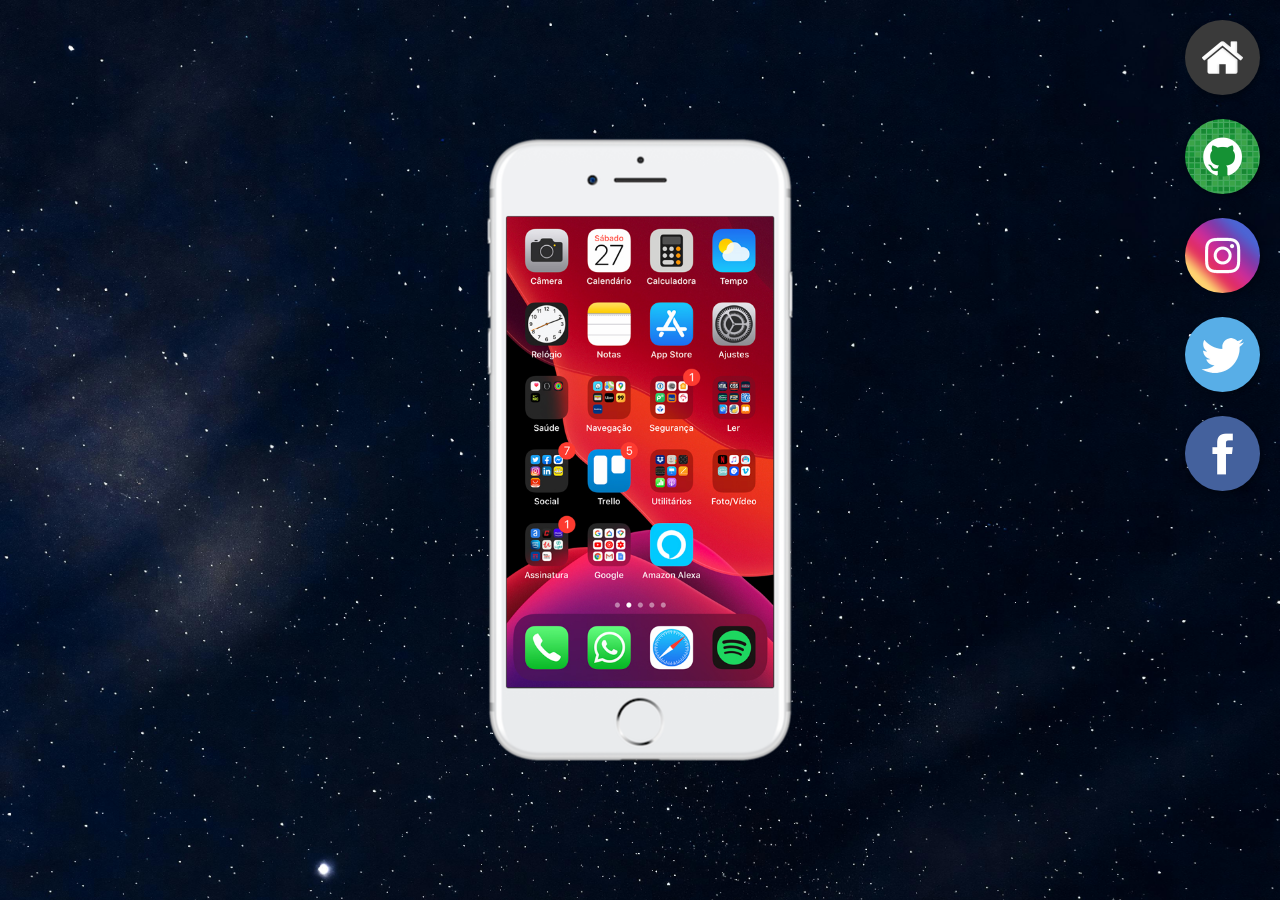
<file: index.html>
<!DOCTYPE html>
<html lang="pt-br">
<head>
    <meta charset="UTF-8">
    <meta name="viewport" content="width=device-width, initial-scale=1.0">
    <link rel="shortcut icon" href="favicon.ico" type="image/x-icon">
    <title>Projeto Redes Sociais</title>
    <link rel="stylesheet" href="estilos/style.css">
</head>
<body>
    <main>
        <section id="telefone">
            <iframe src="home.html" name="tela" id="tela" frameborder="0"></iframe>
        </section>
        <section id="redes-sociais">
            <a href="home.html" target="tela"><img src="imagens/logo-home.jpg" alt="Home"></a><br>
            <a href="github.html" target="tela"><img src="imagens/logo-github.jpg" alt="GitHub"></a><br>
            <a href="instagram.html" target="tela"><img src="imagens/logo-instagram.jpg" alt="Instagram"></a><br>
            <a href="twitter.html" target="tela"><img src="imagens/logo-twitter.jpg" alt="Twitter"></a><br>
            <a href="facebook.html" target="tela"><img src="imagens/logo-facebook.jpg" alt="facebook"></a>
        </section>
    </main>
</body>
</html>
</file>
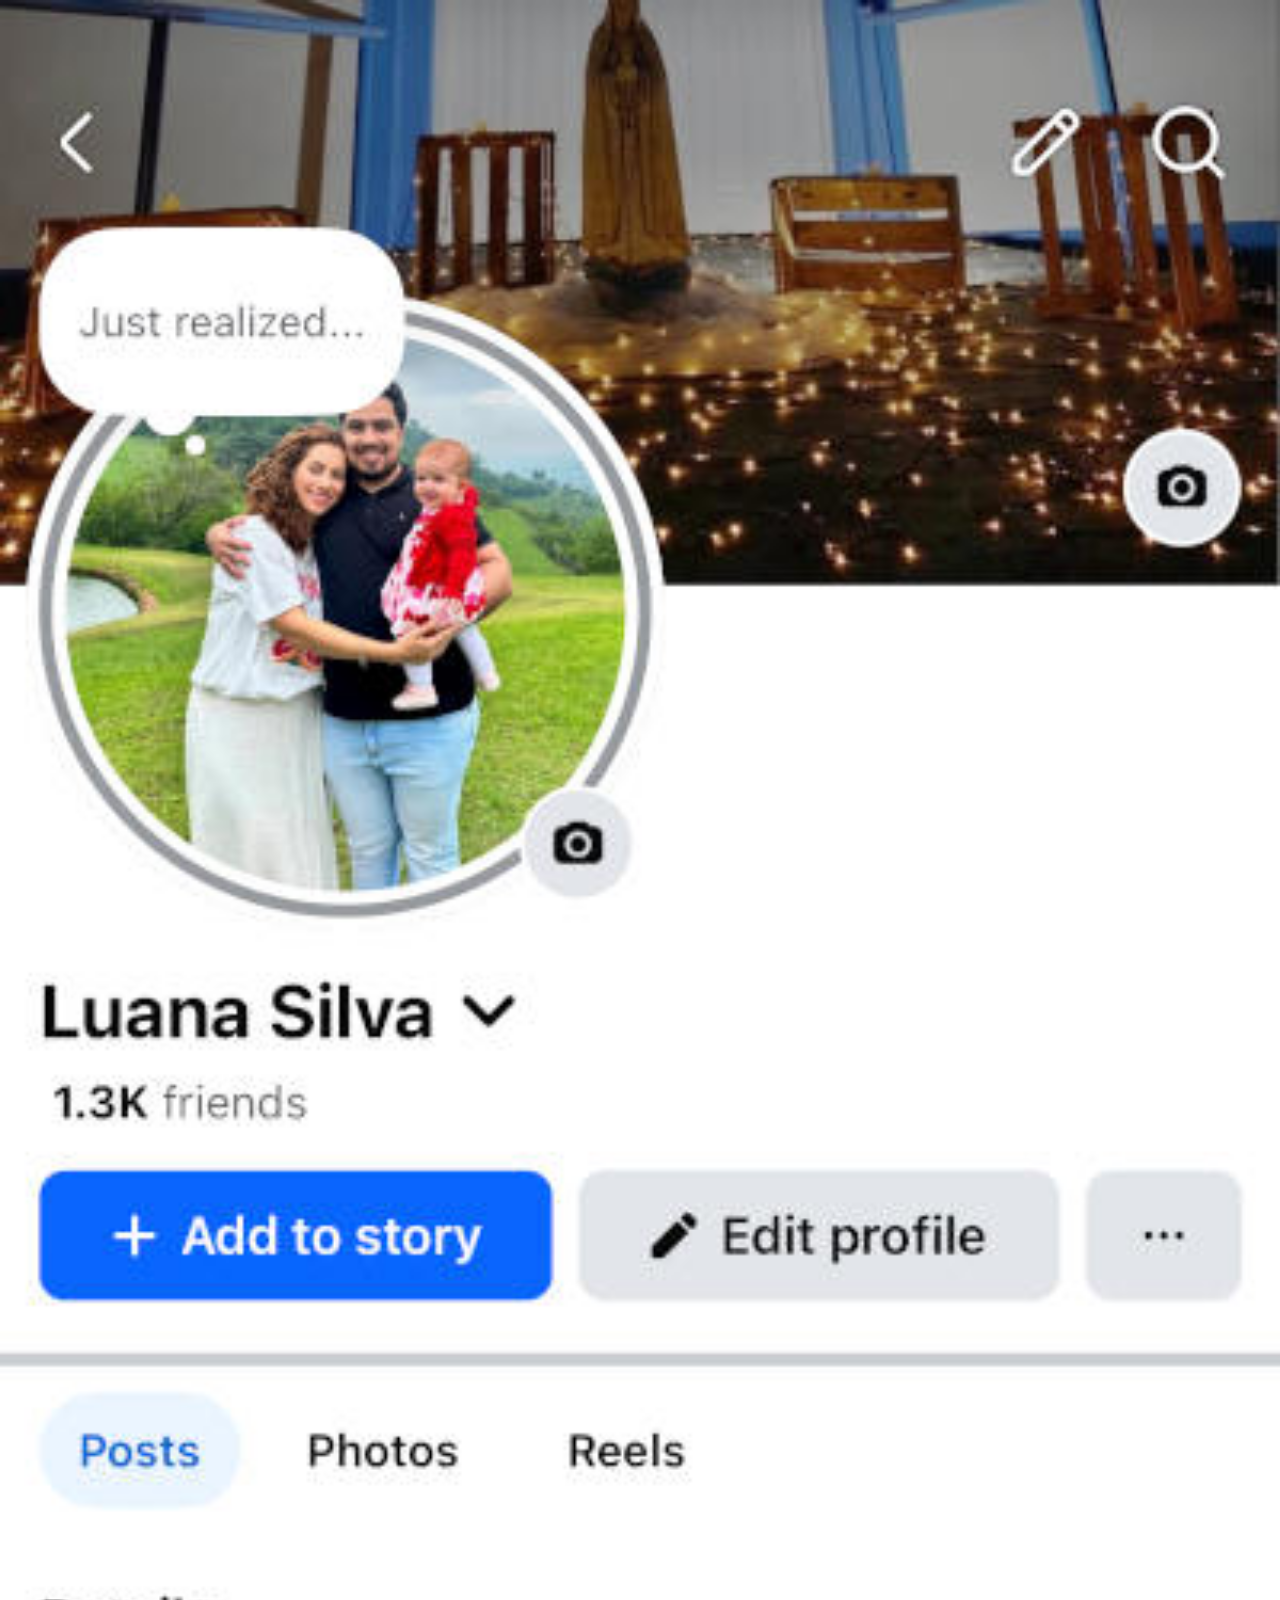
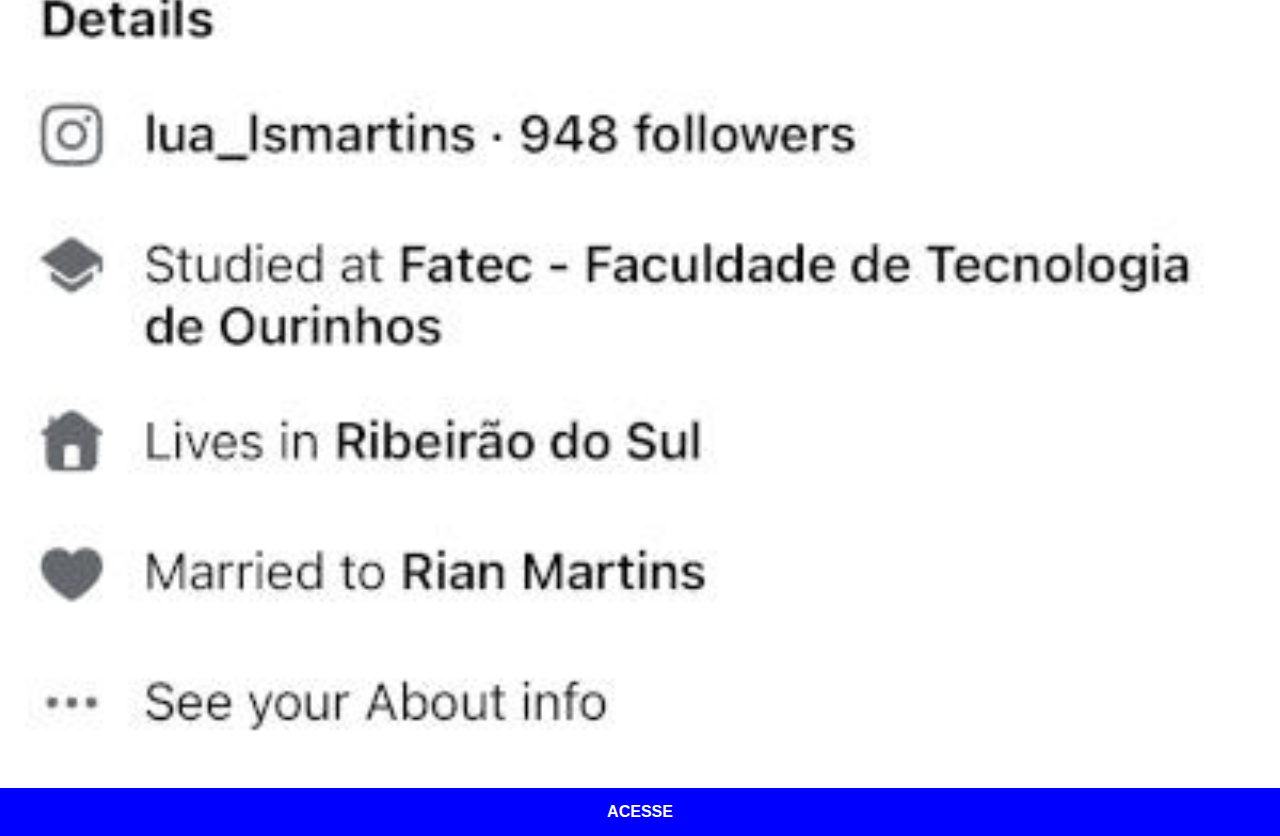
<file: facebook.html>
<!DOCTYPE html>
<html lang="pt-br">
<head>
    <meta charset="UTF-8">
    <meta name="viewport" content="width=device-width, initial-scale=1.0">
    <title>Facebook</title>
    <link rel="stylesheet" href="estilos/social.css">
</head>
<body>
    <img src="imagens/tela-facebook.jpg" alt="Facebook"><a href="https://www.facebook.com/lua.silva09/?locale=pt_BR" target="_blank">ACESSE</a>
</body>
</html>
</file>
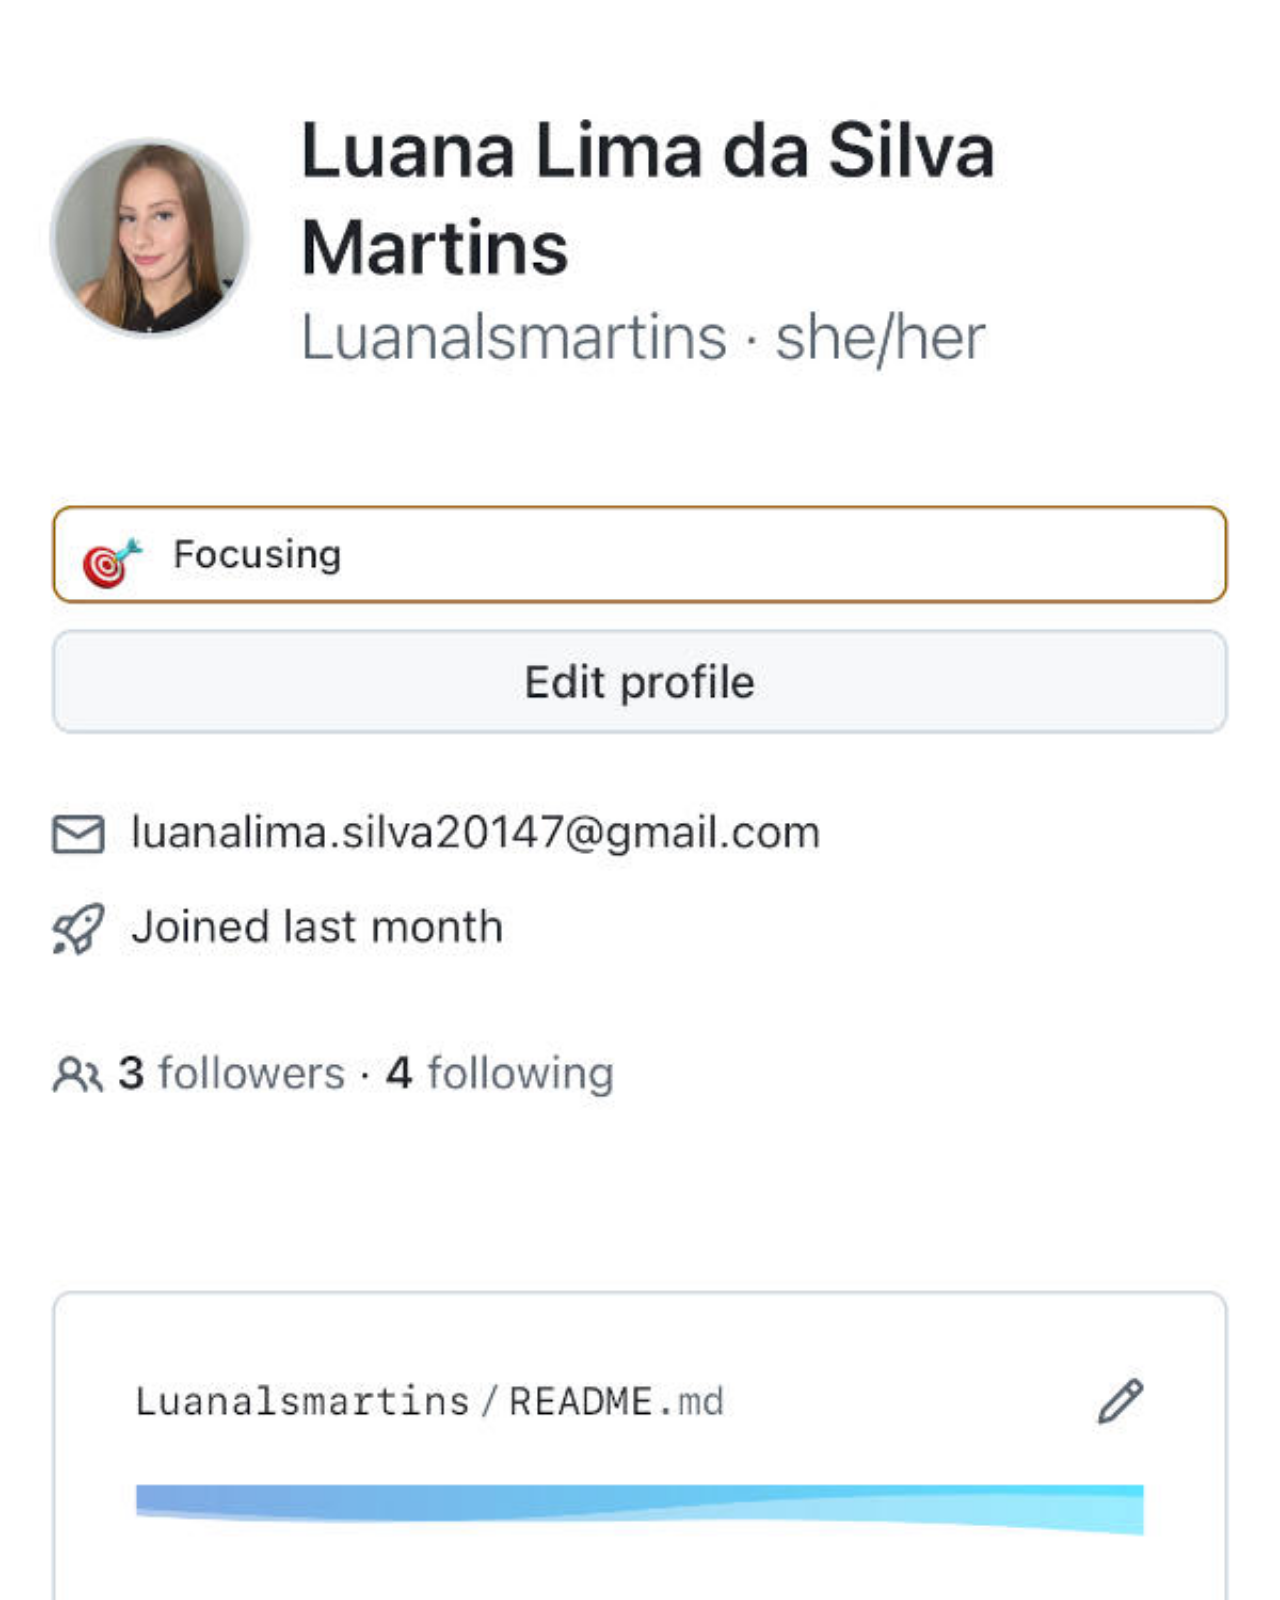
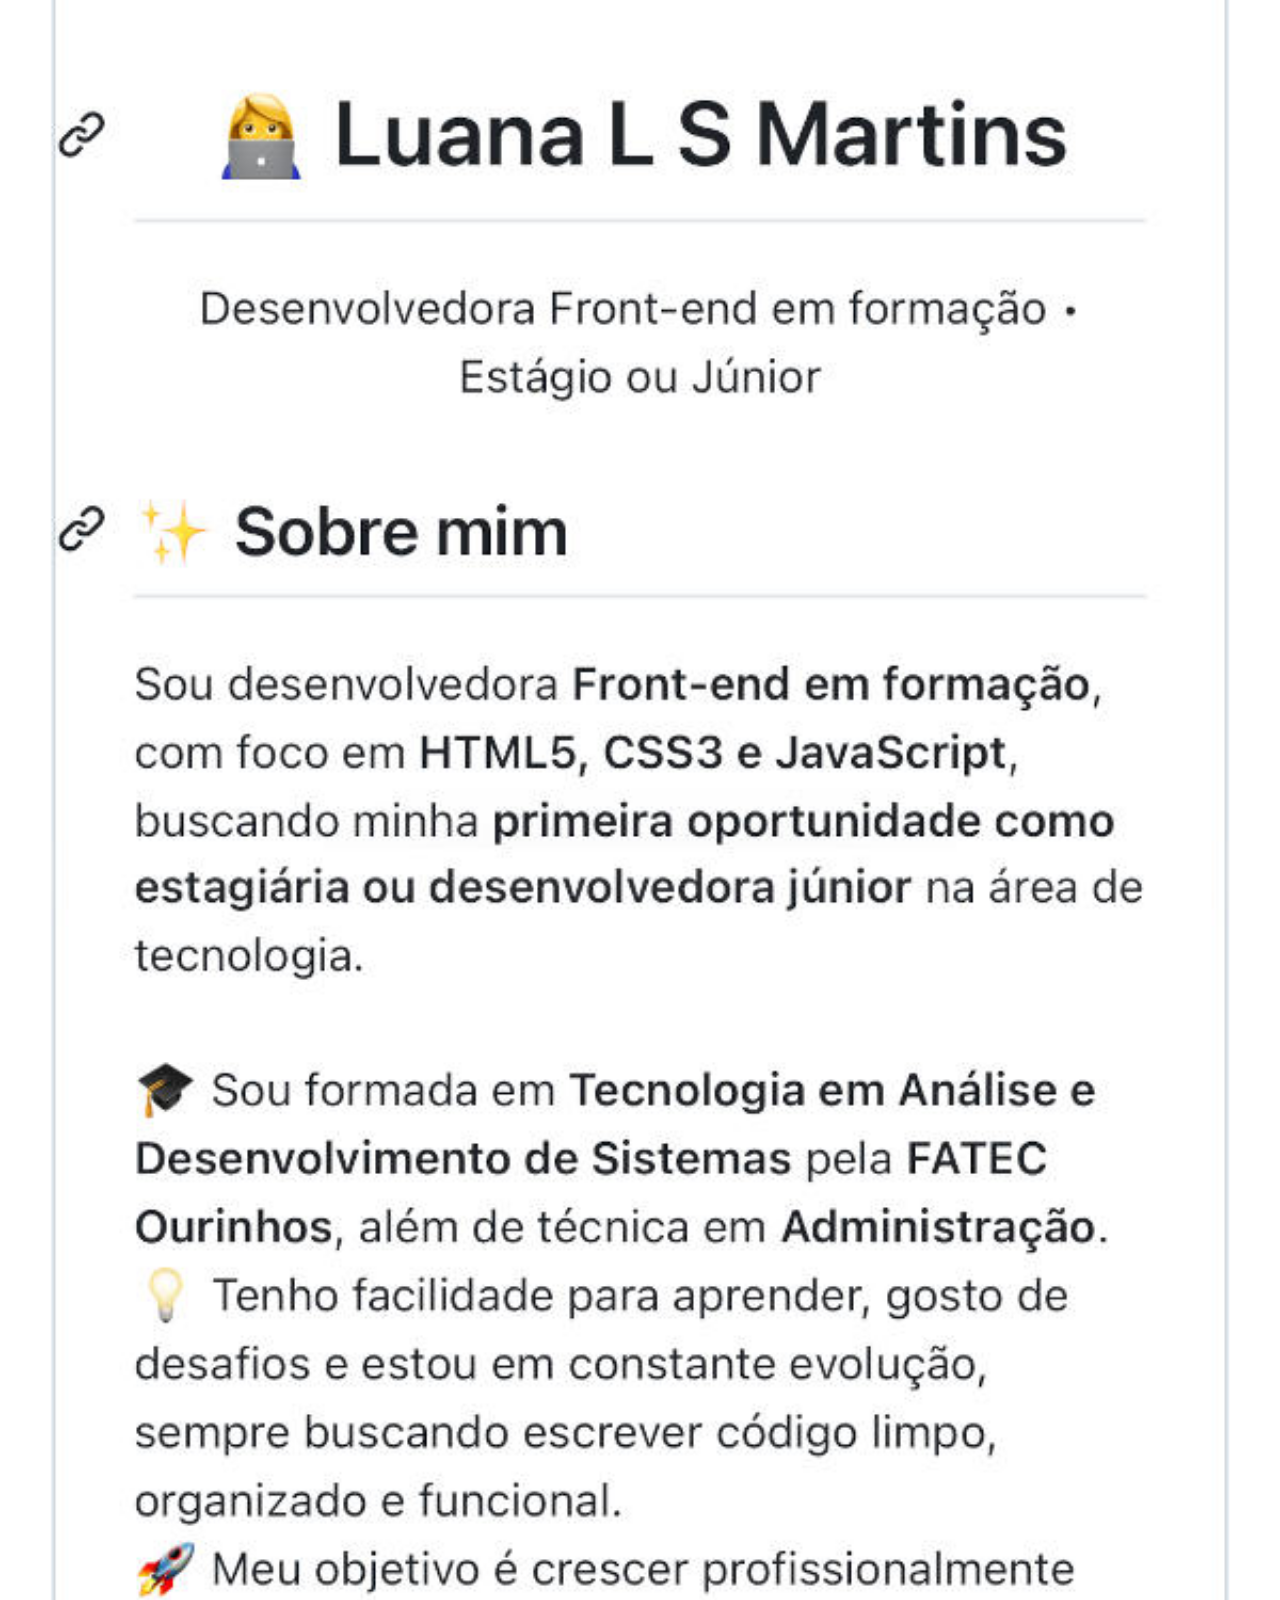
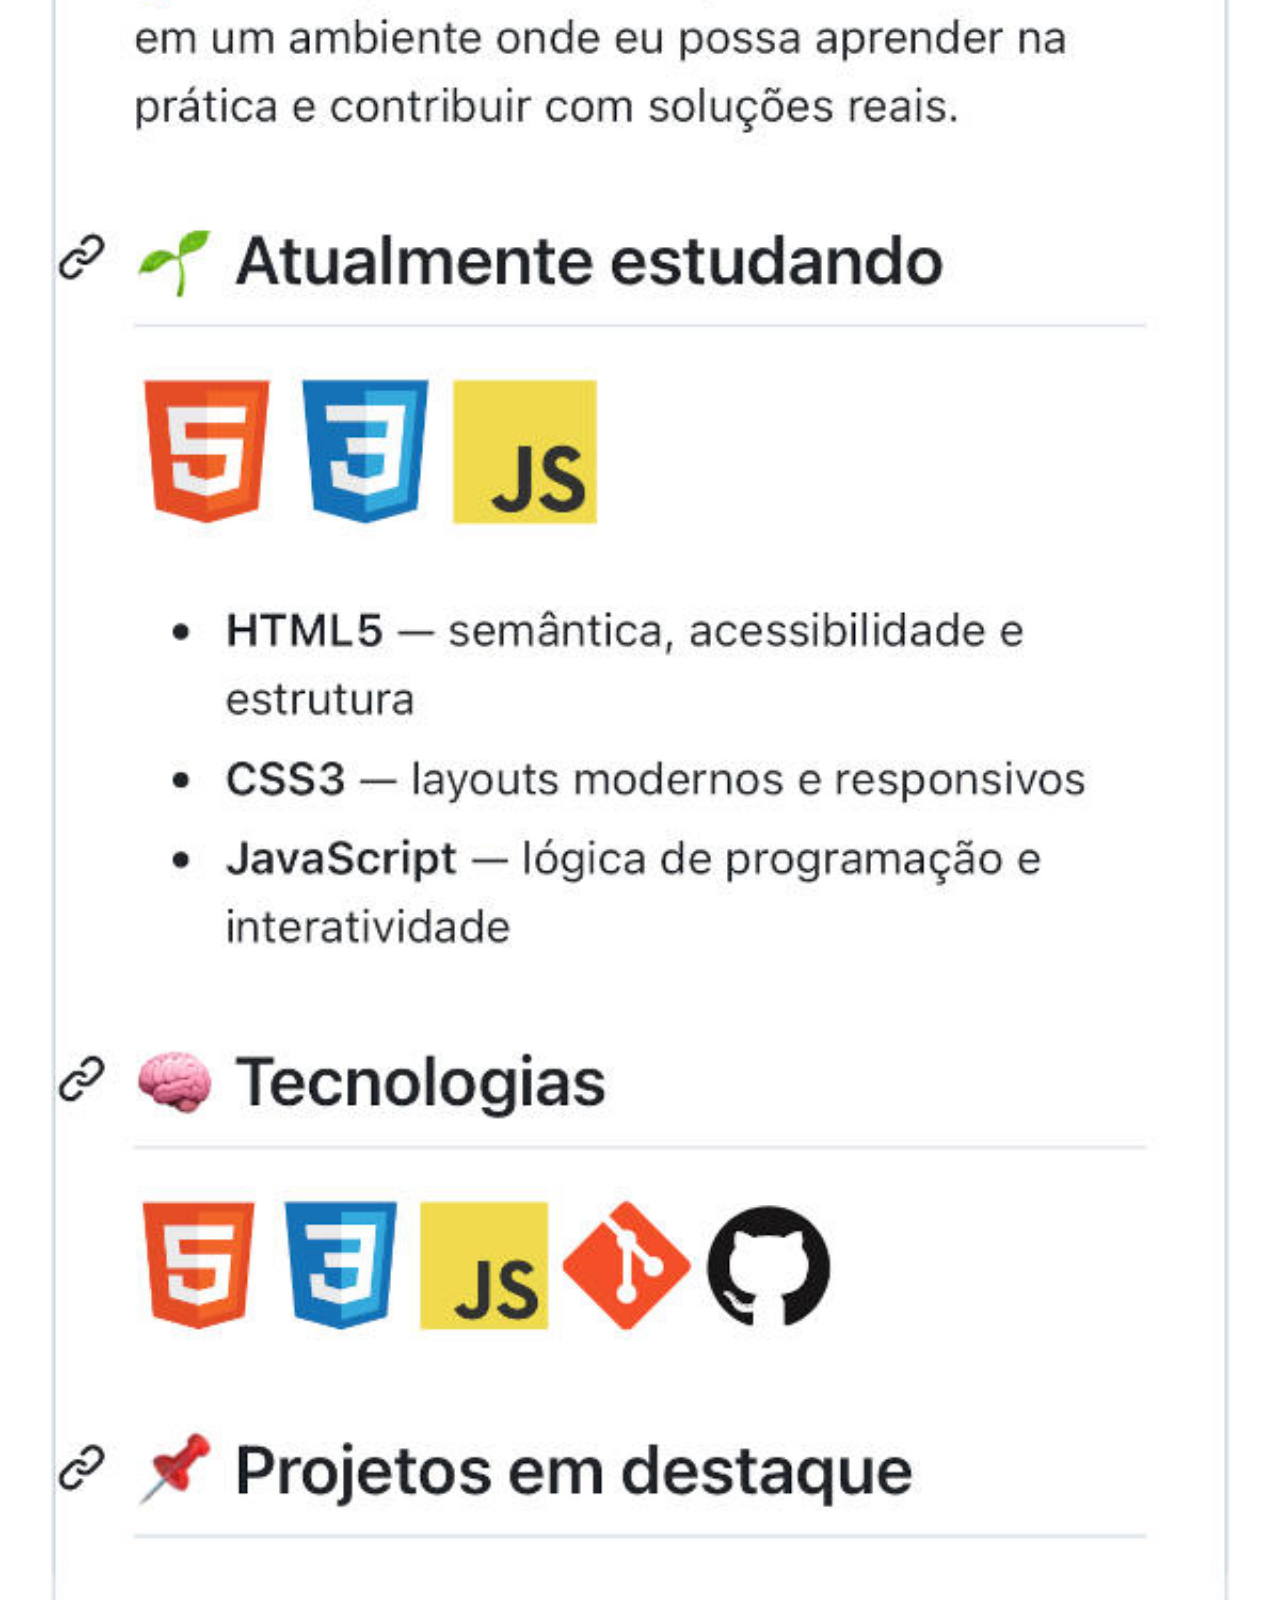
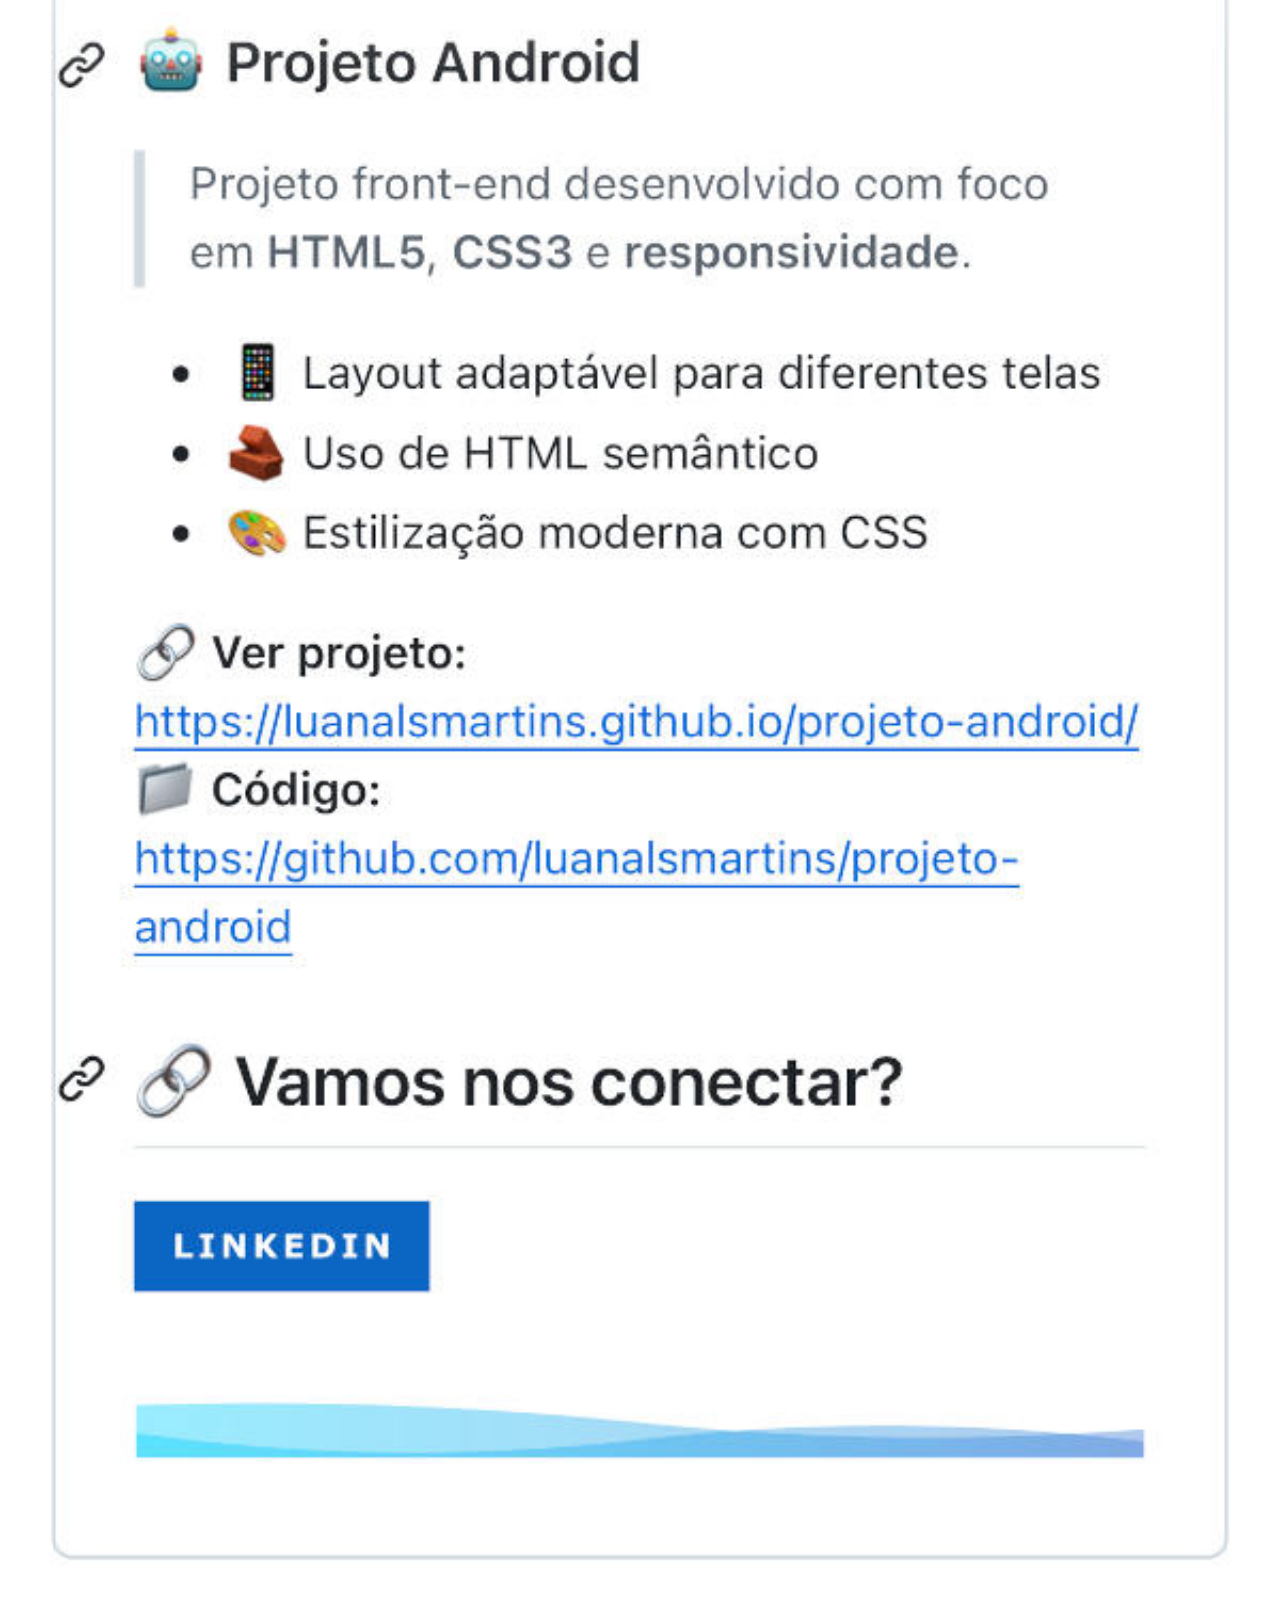
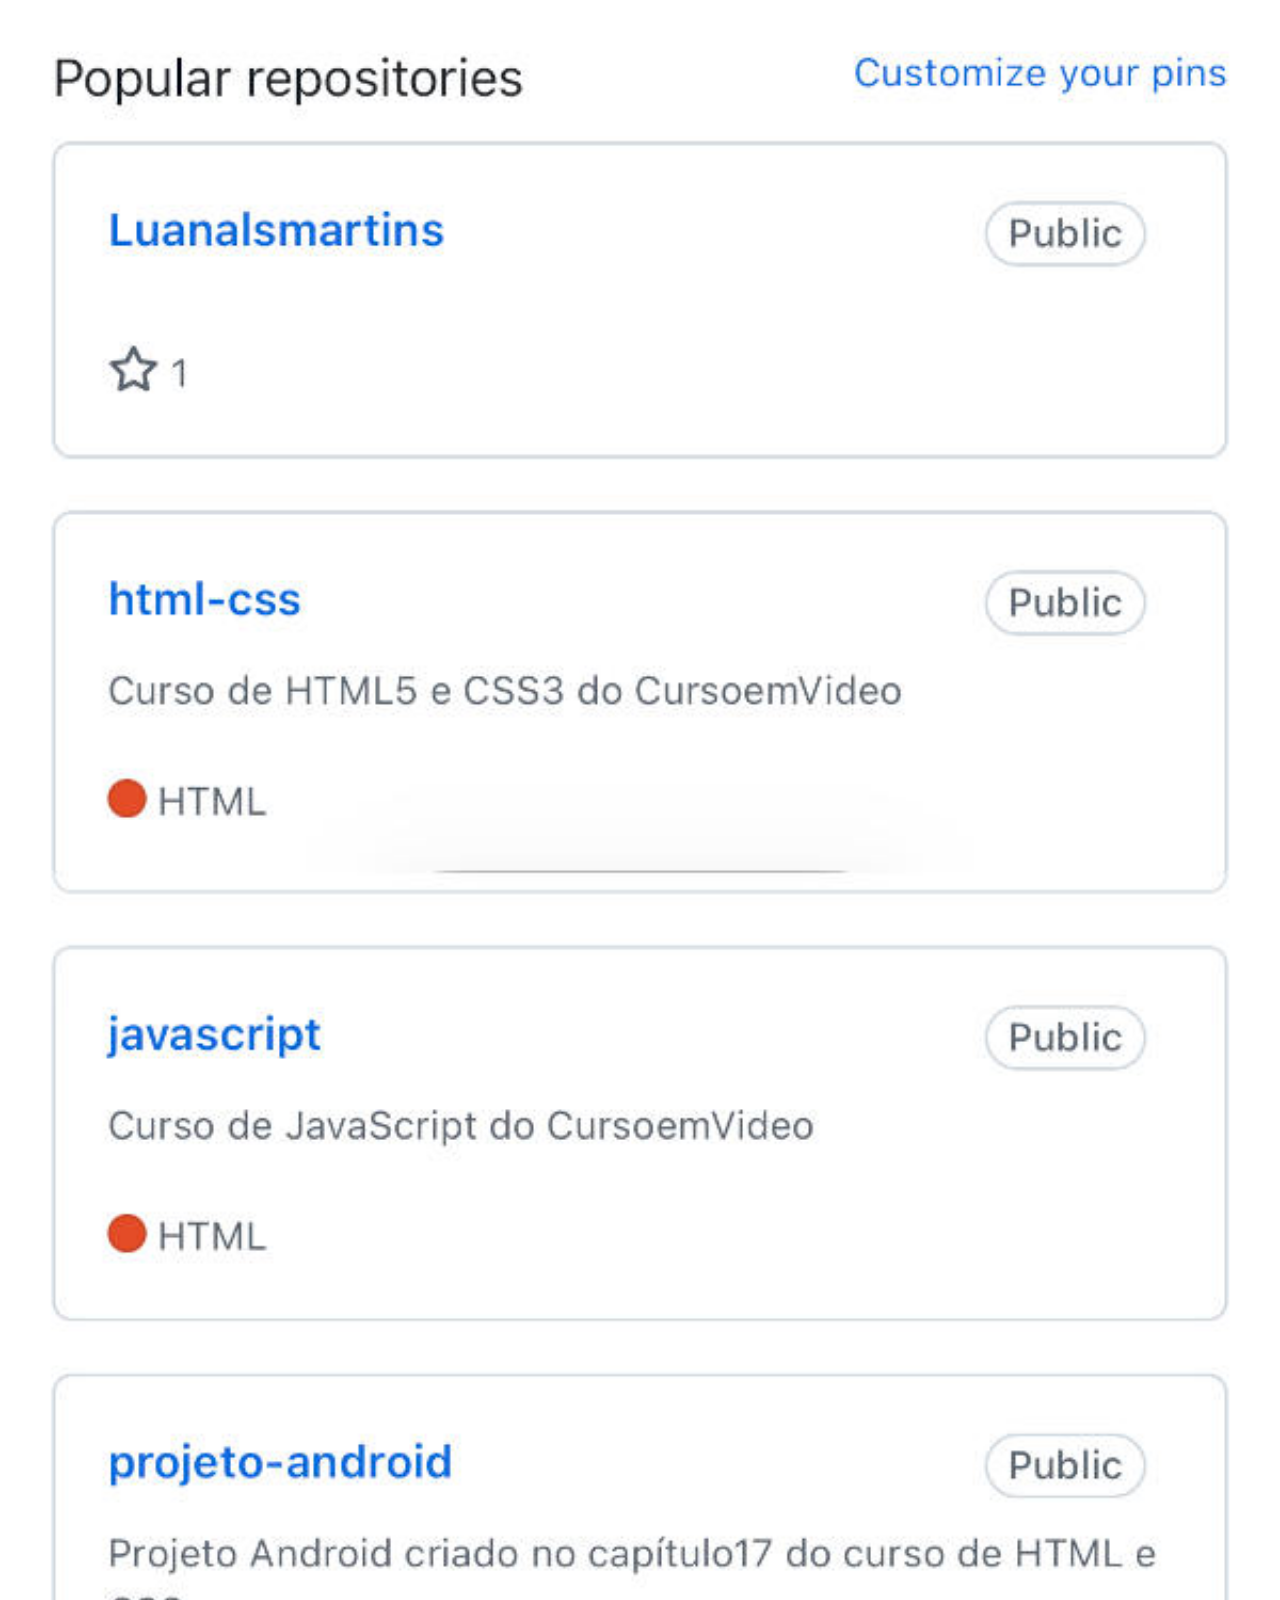
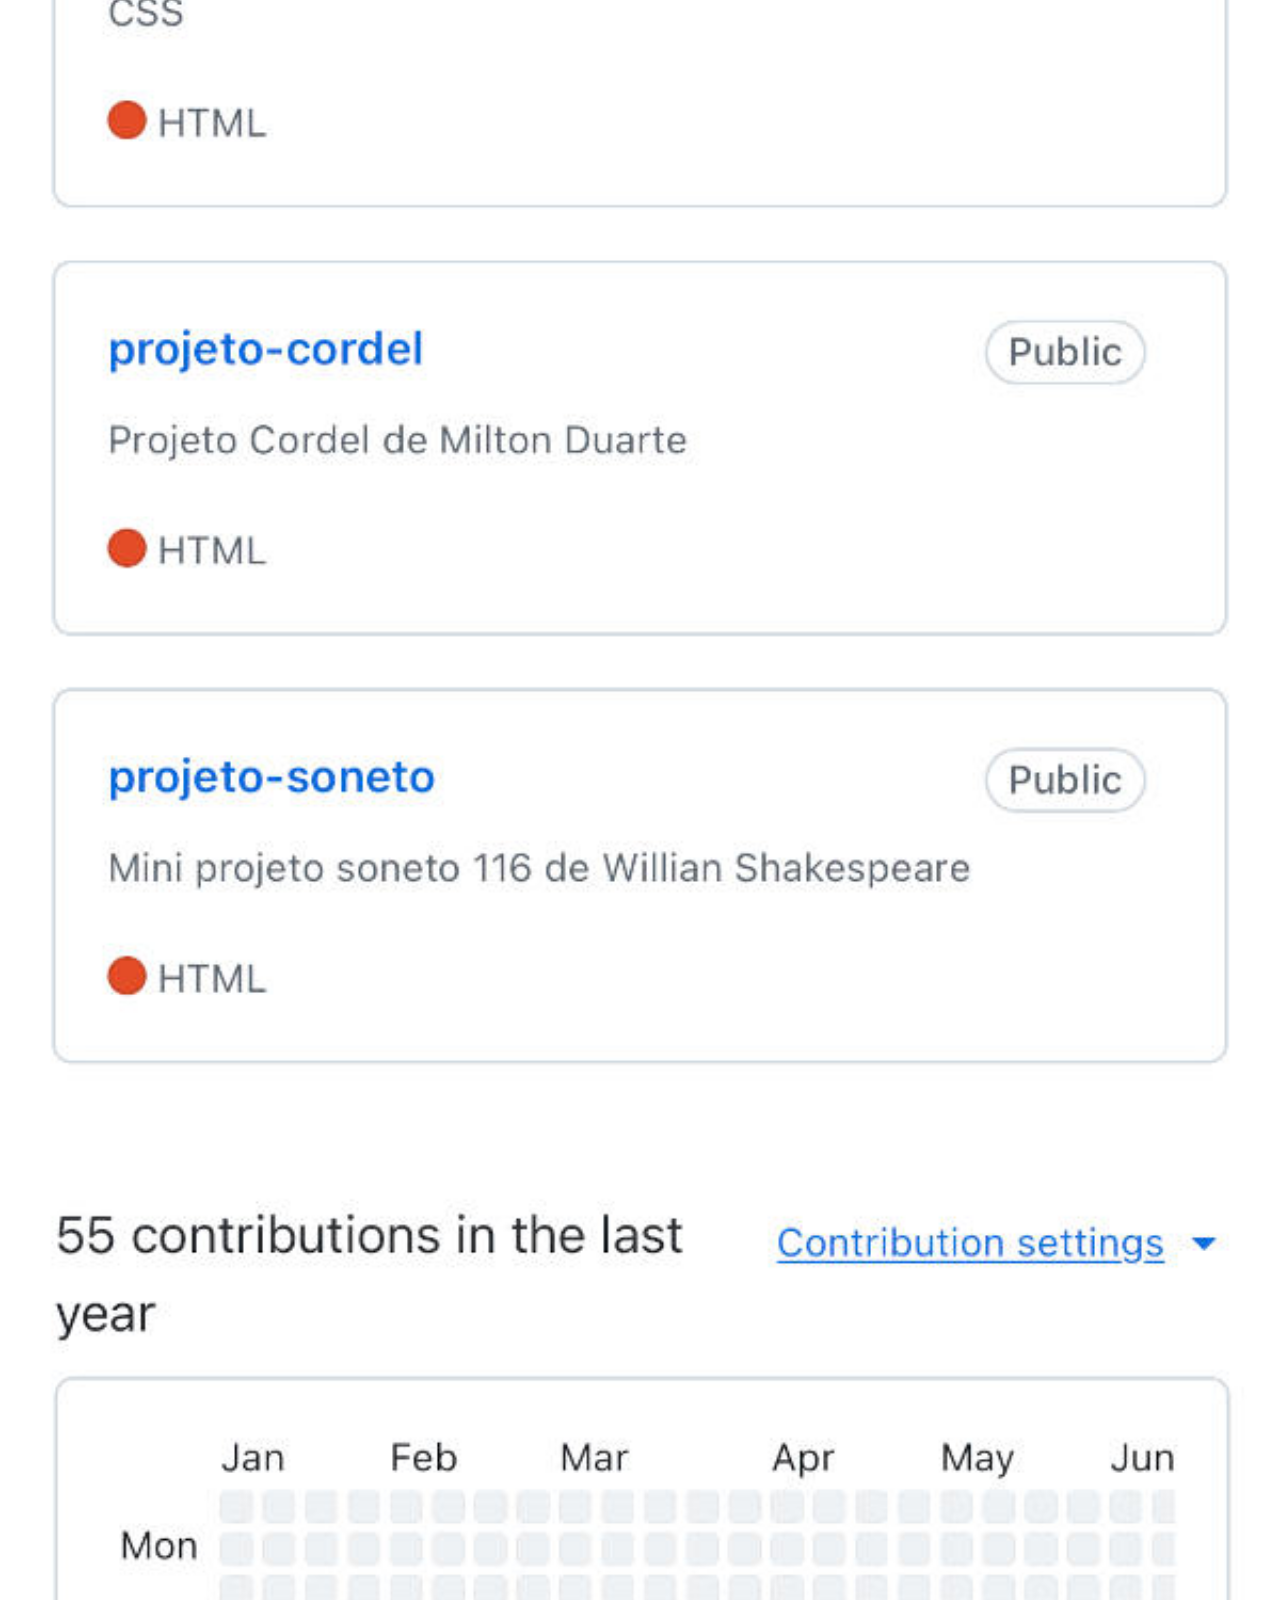
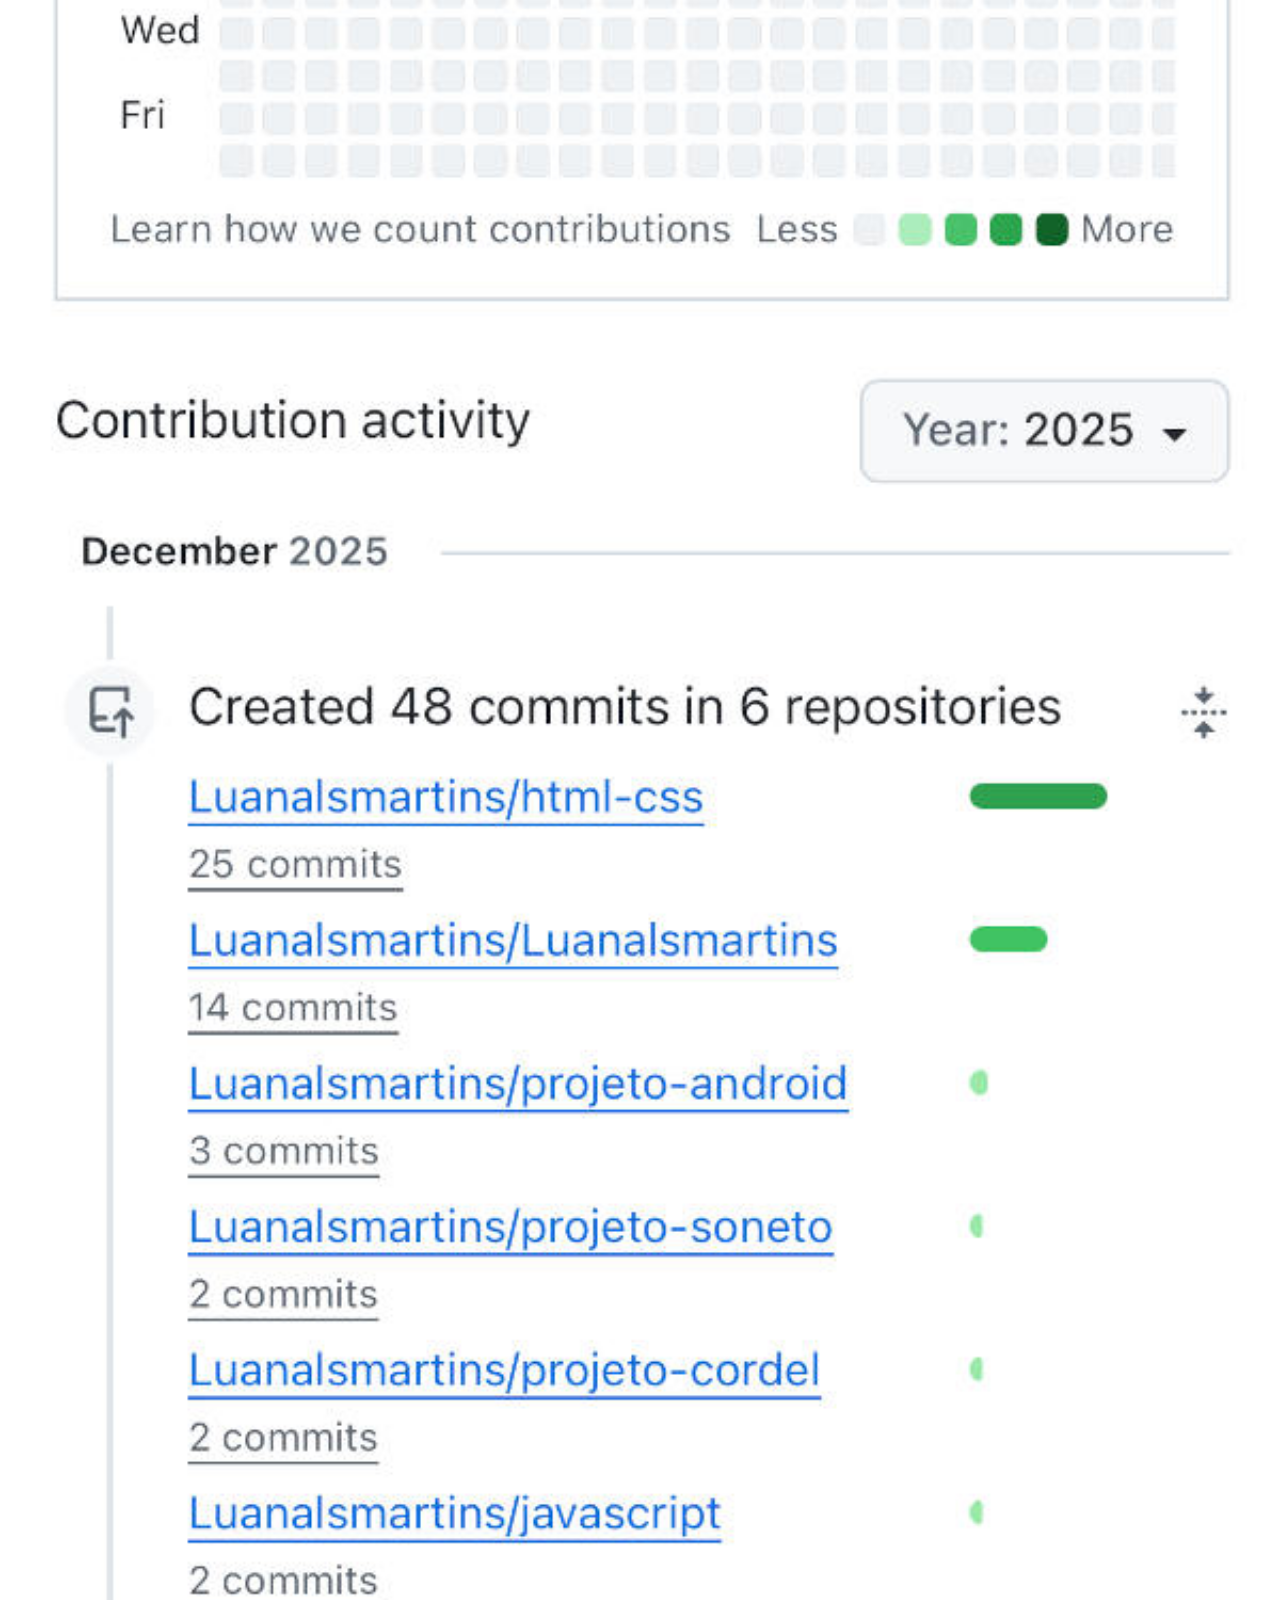
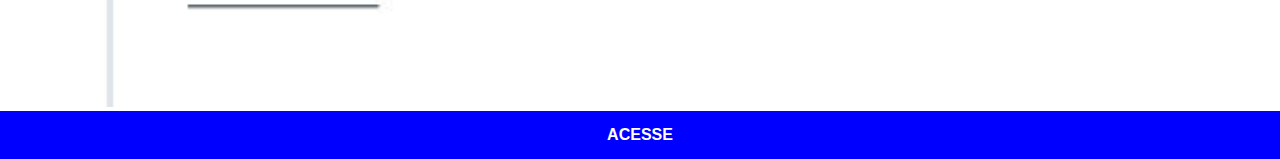
<file: github.html>
<!DOCTYPE html>
<html lang="pt-br">
<head>
    <meta charset="UTF-8">
    <meta name="viewport" content="width=device-width, initial-scale=1.0">
    <title>GitHub</title>
    <link rel="stylesheet" href="estilos/social.css">
</head>
<body>
    <img src="imagens/tela-github.jpg" alt="GitHub"><a href="https://github.com/Luanalsmartins" target="_blank">ACESSE</a>
</body>
</html>
</file>
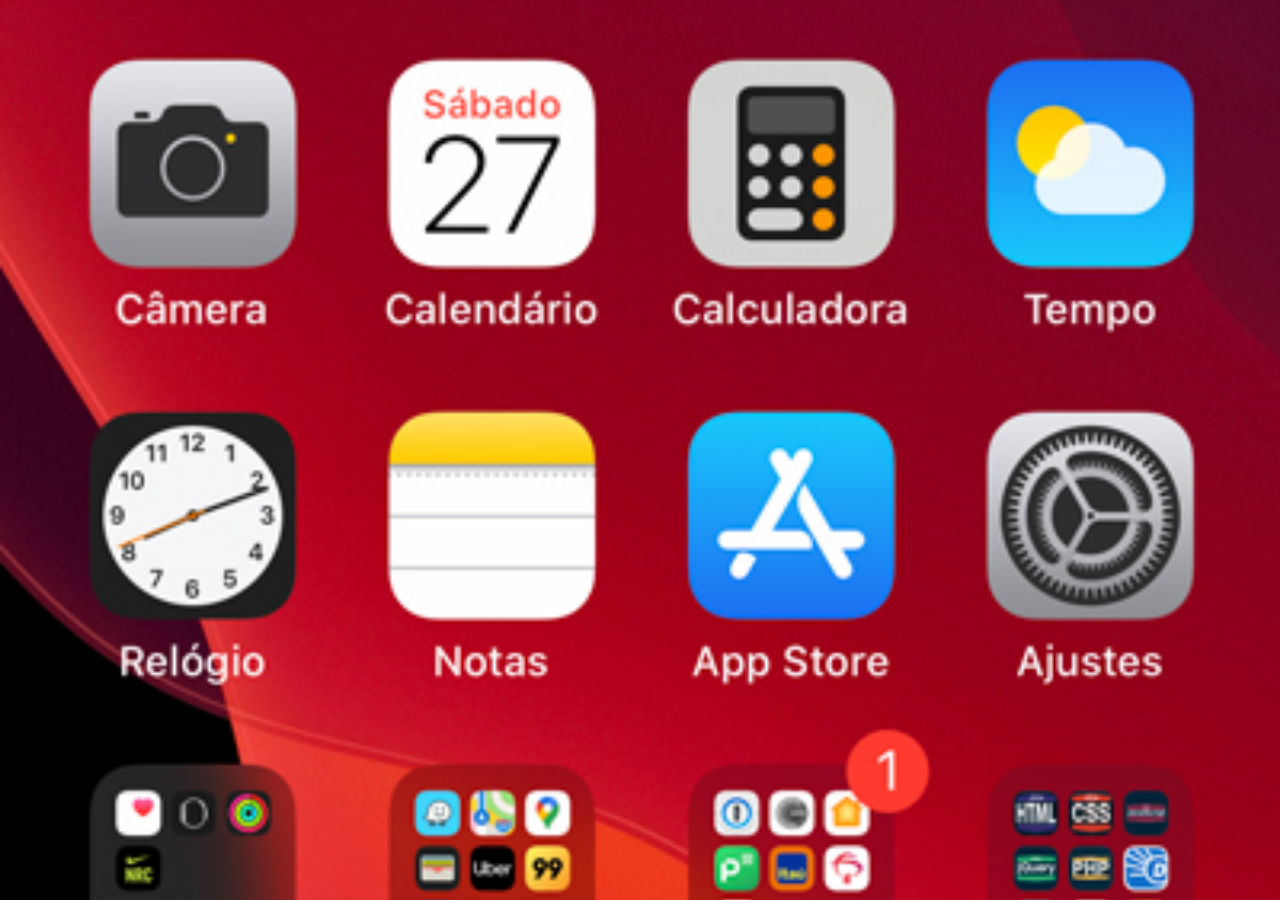
<file: home.html>
<!DOCTYPE html>
<html lang="pt-br">
<head>
    <meta charset="UTF-8">
    <meta name="viewport" content="width=device-width, initial-scale=1.0">
    <title>Home</title>
</head>
<style>
    * {
        margin: 0px;
        padding: 0px;
    }
    body {
        background: black url(imagens/tela-home.jpg) no-repeat top center;
        background-size: cover;
        height: 100vh;
        width: 100vw;
    }
</style>
<body>
    
</body>
</html>
</file>
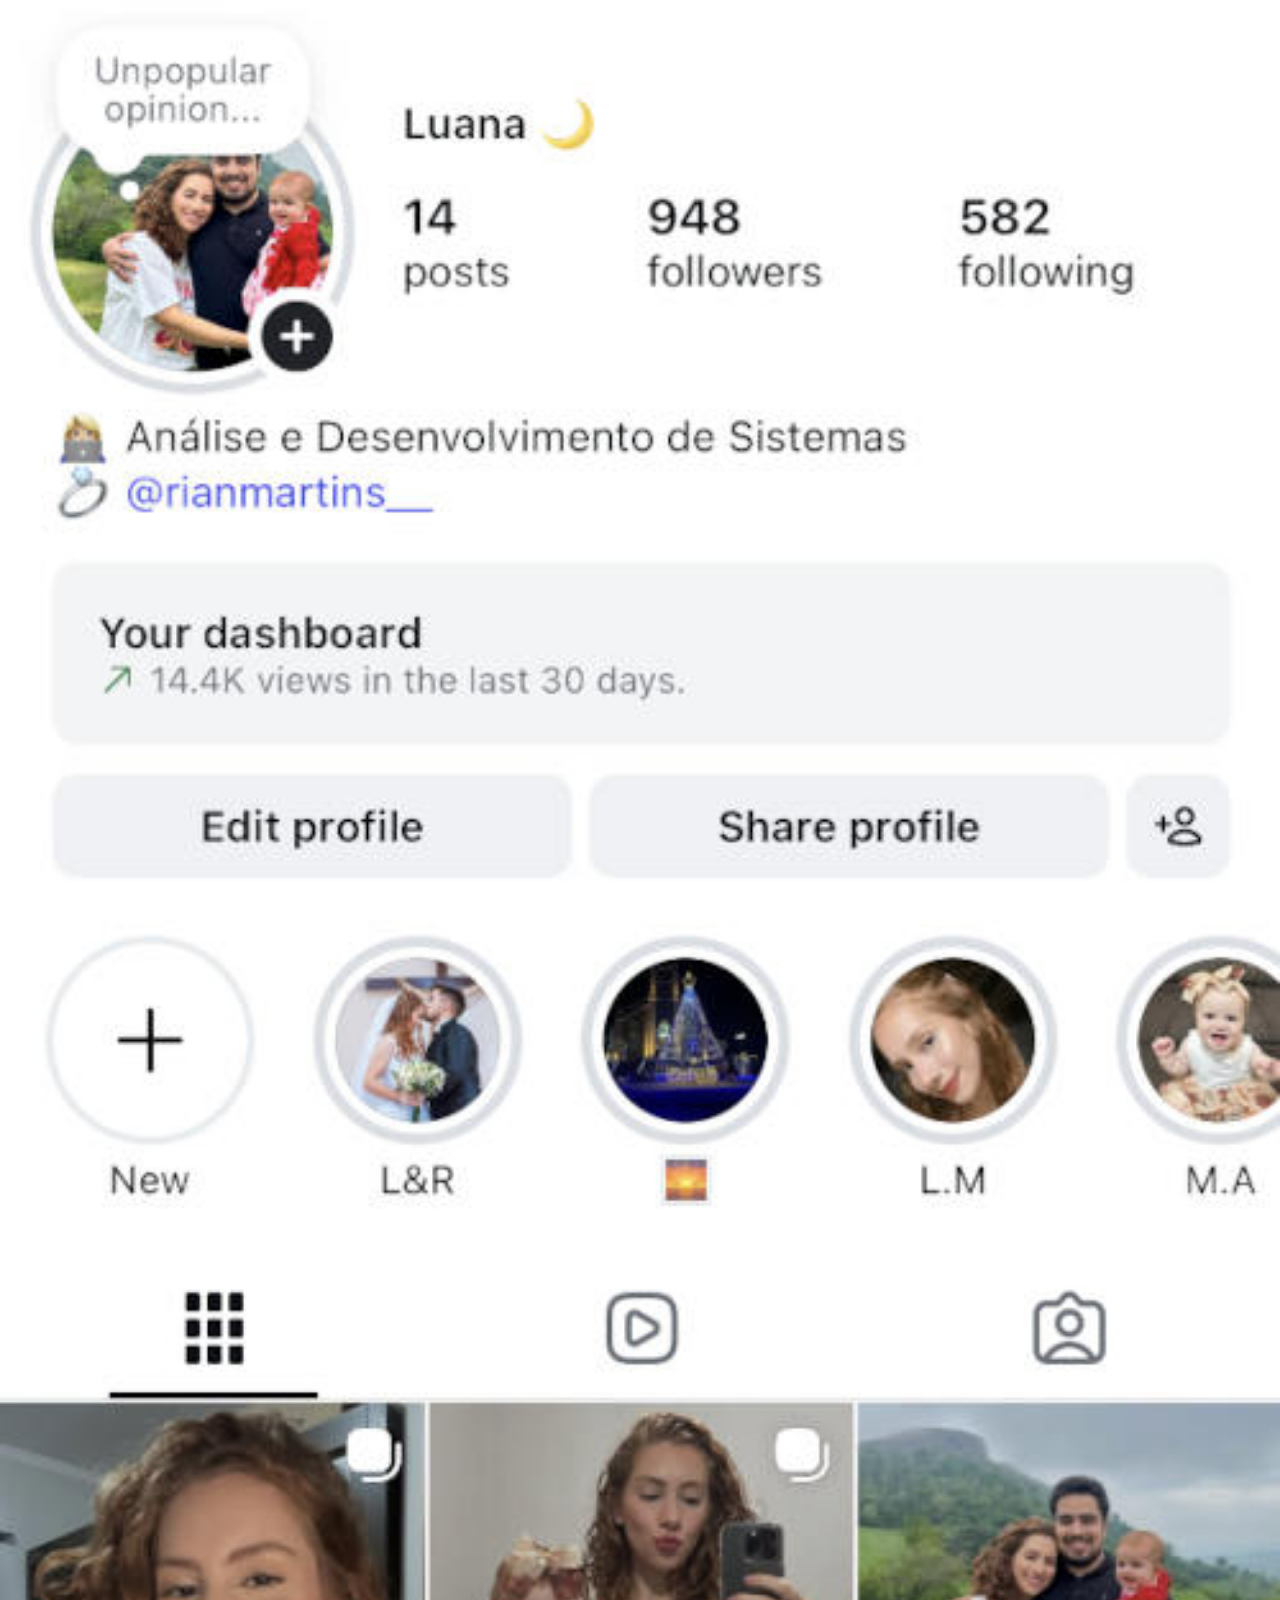
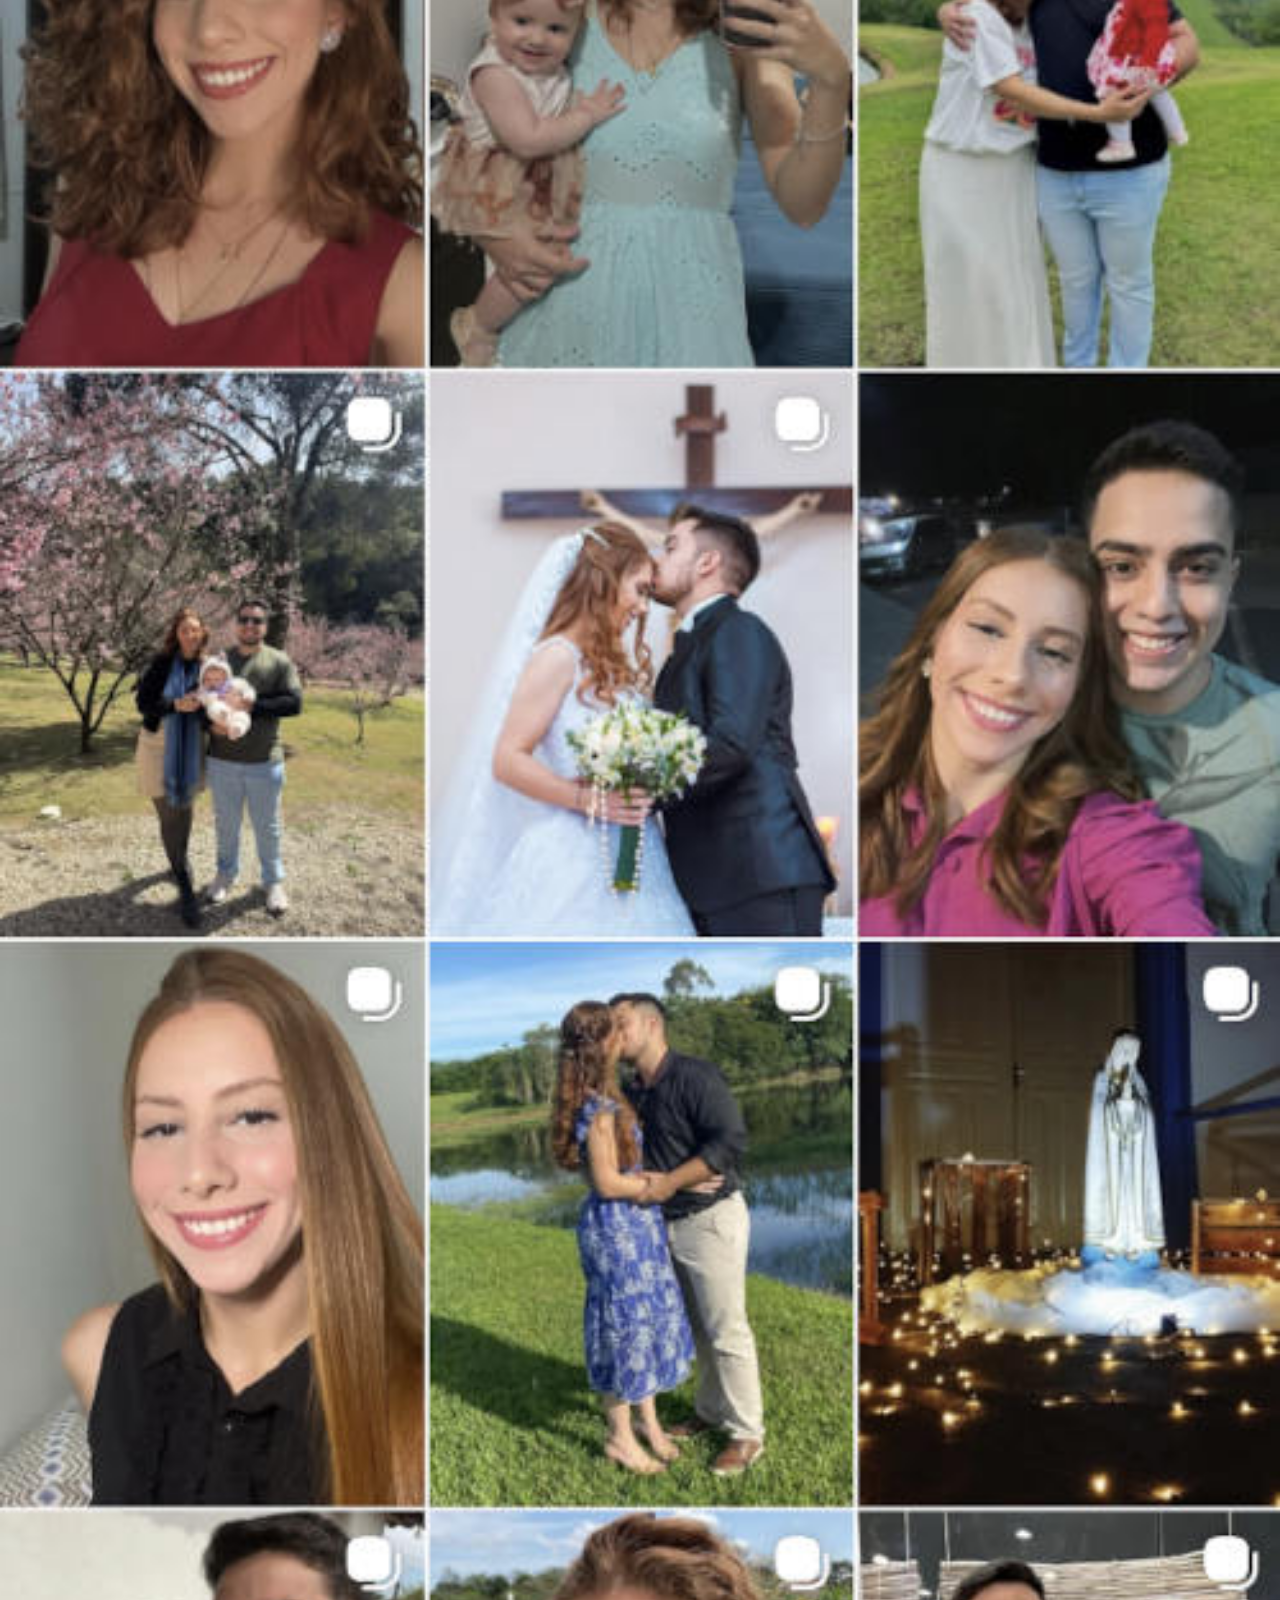
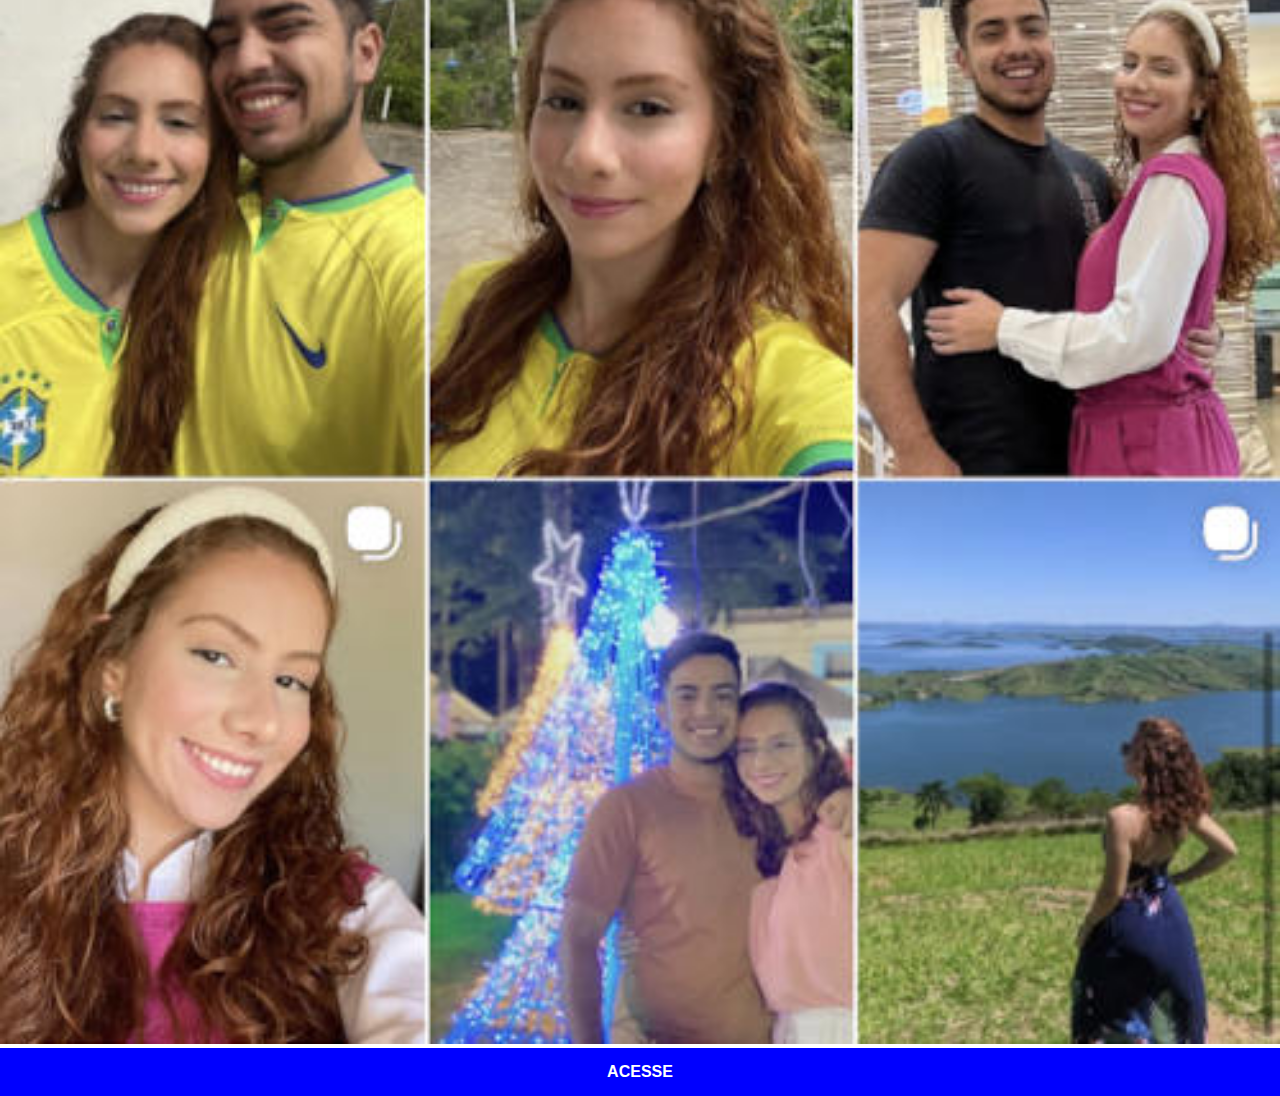
<file: instagram.html>
<!DOCTYPE html>
<html lang="pt-br">
<head>
    <meta charset="UTF-8">
    <meta name="viewport" content="width=device-width, initial-scale=1.0">
    <title>Instagram</title>
    <link rel="stylesheet" href="estilos/social.css">
</head>
<body>
    <img src="imagens/tela-instagram.jpg" alt="Instagram"><a href="https://www.instagram.com/lua_lsmartins/" target="_blank">ACESSE</a>
</body>
</html>
</file>
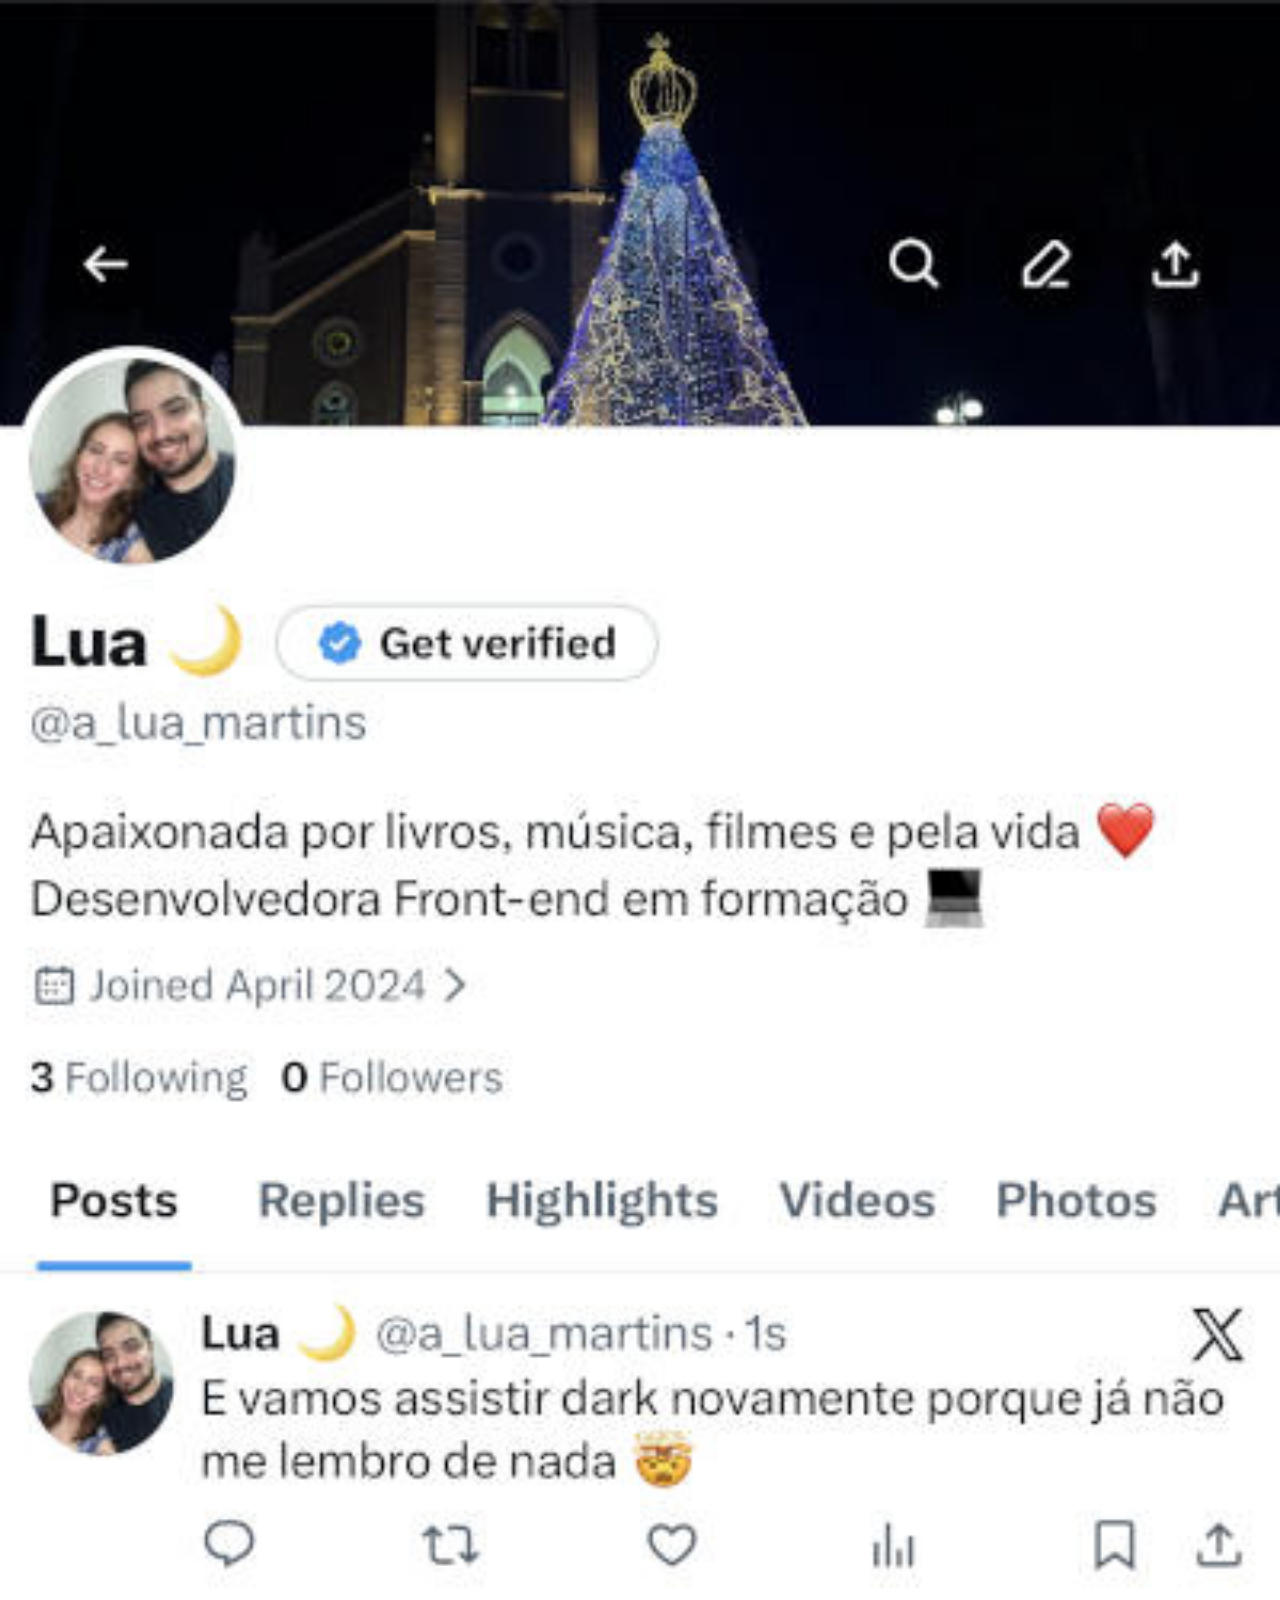
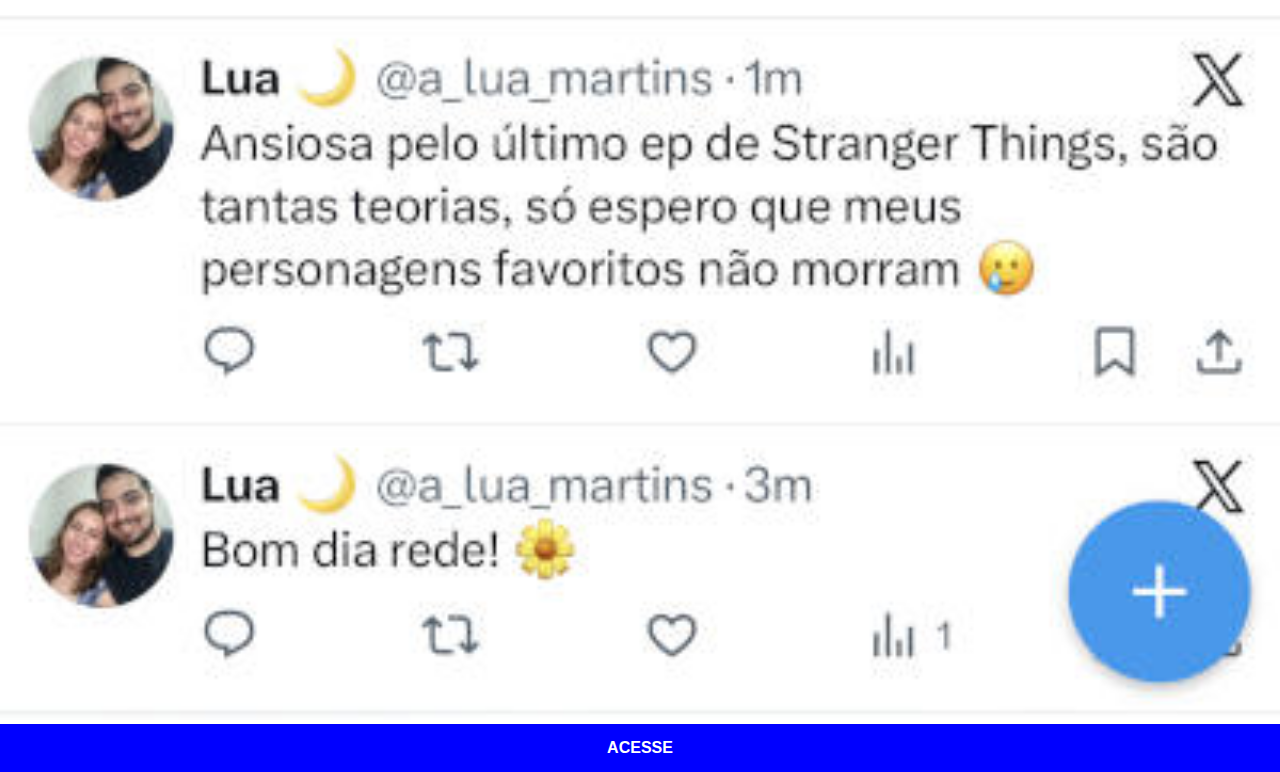
<file: twitter.html>
<!DOCTYPE html>
<html lang="pt-br">
<head>
    <meta charset="UTF-8">
    <meta name="viewport" content="width=device-width, initial-scale=1.0">
    <title>Twitter</title>
    <link rel="stylesheet" href="estilos/social.css">
</head>
<body>
    <img src="imagens/tela-twitter.jpg" alt="Twitter"><a href="https://x.com/a_lua_martins" target="_blank">ACESSE</a>
</body>
</html>
</file>
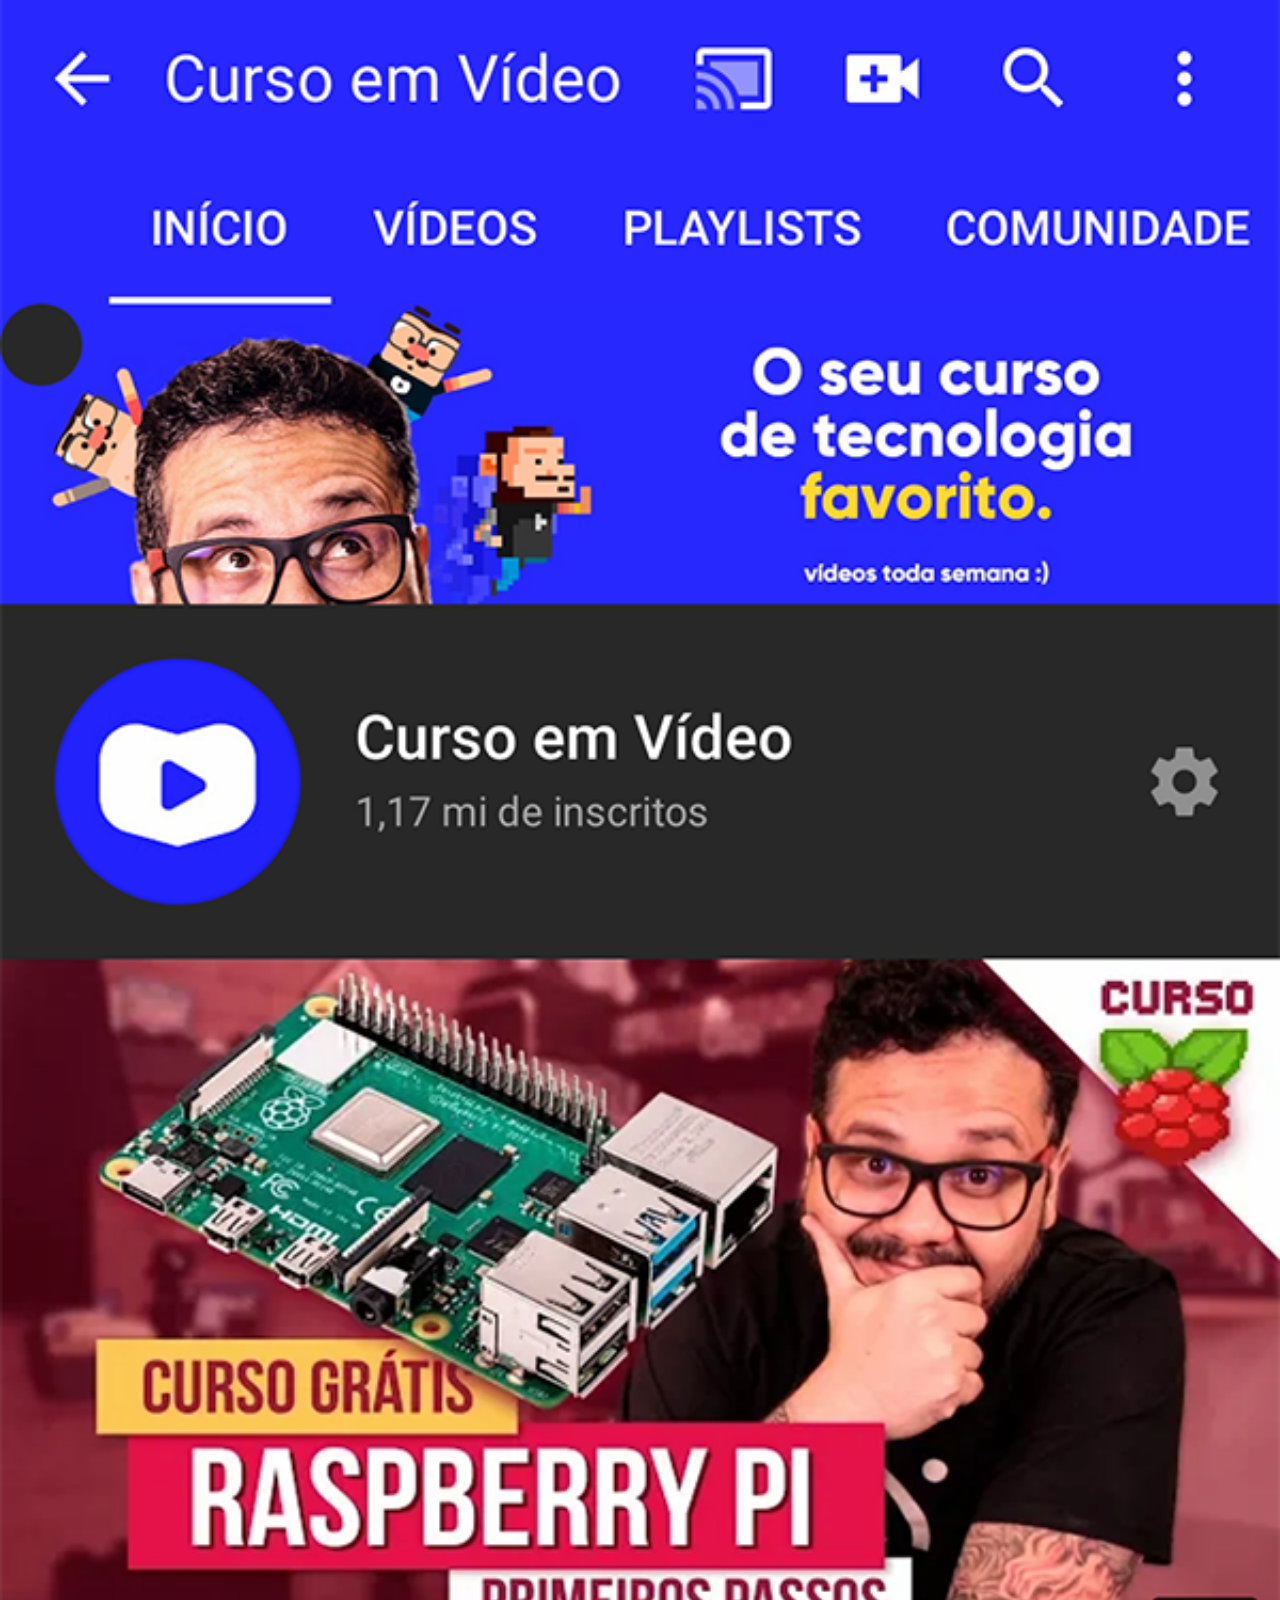
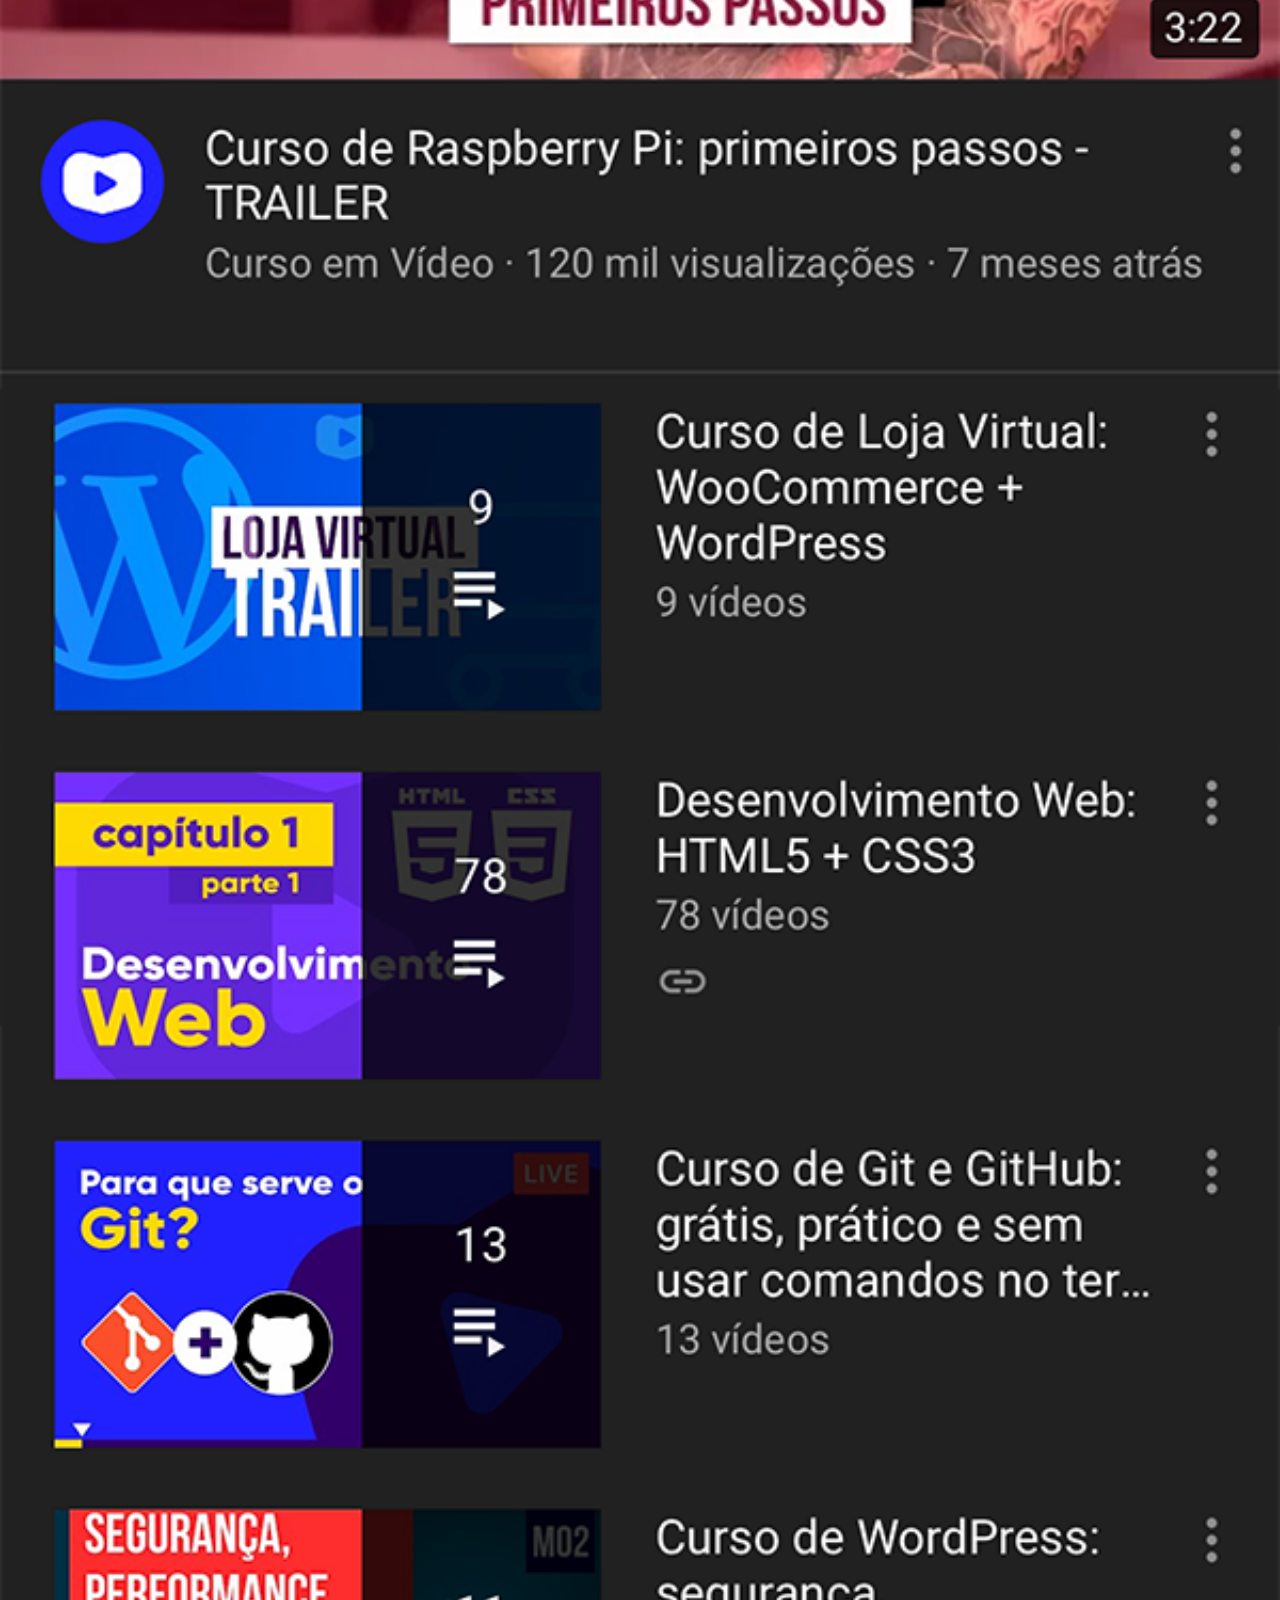
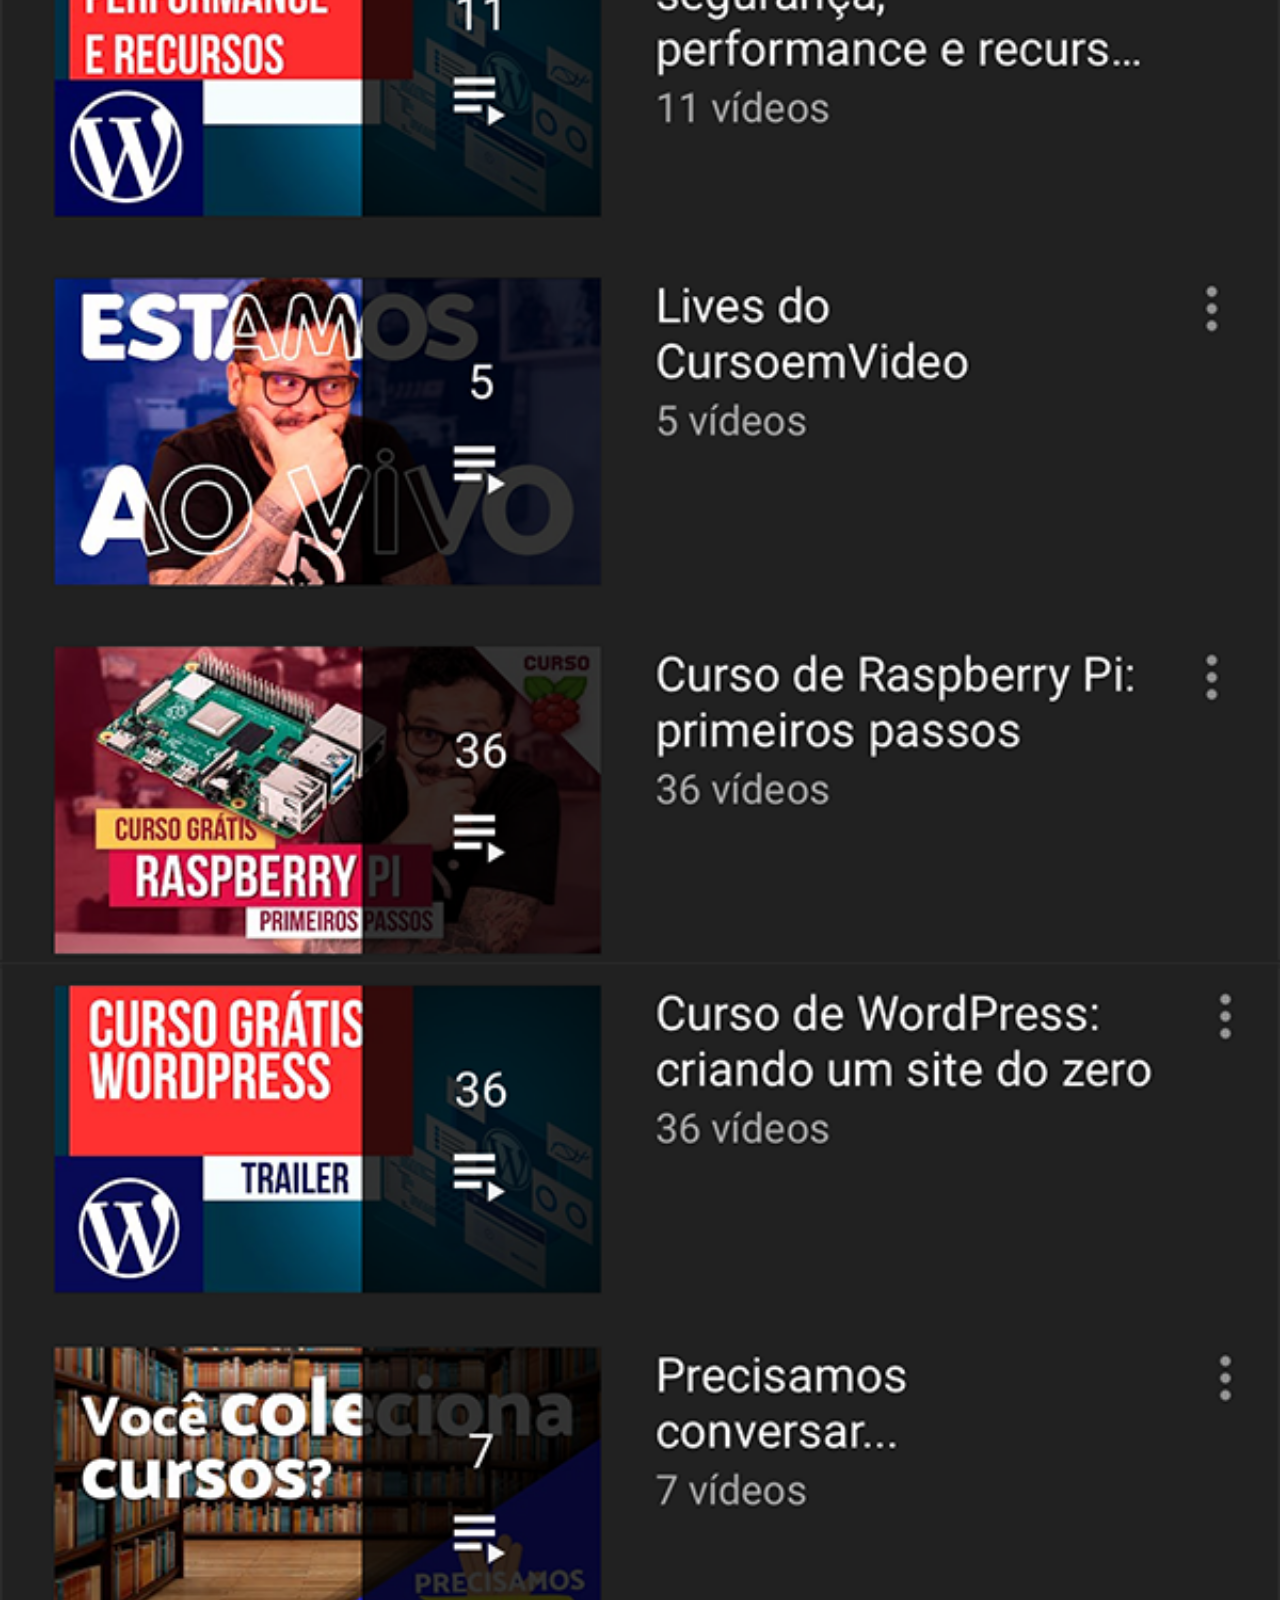
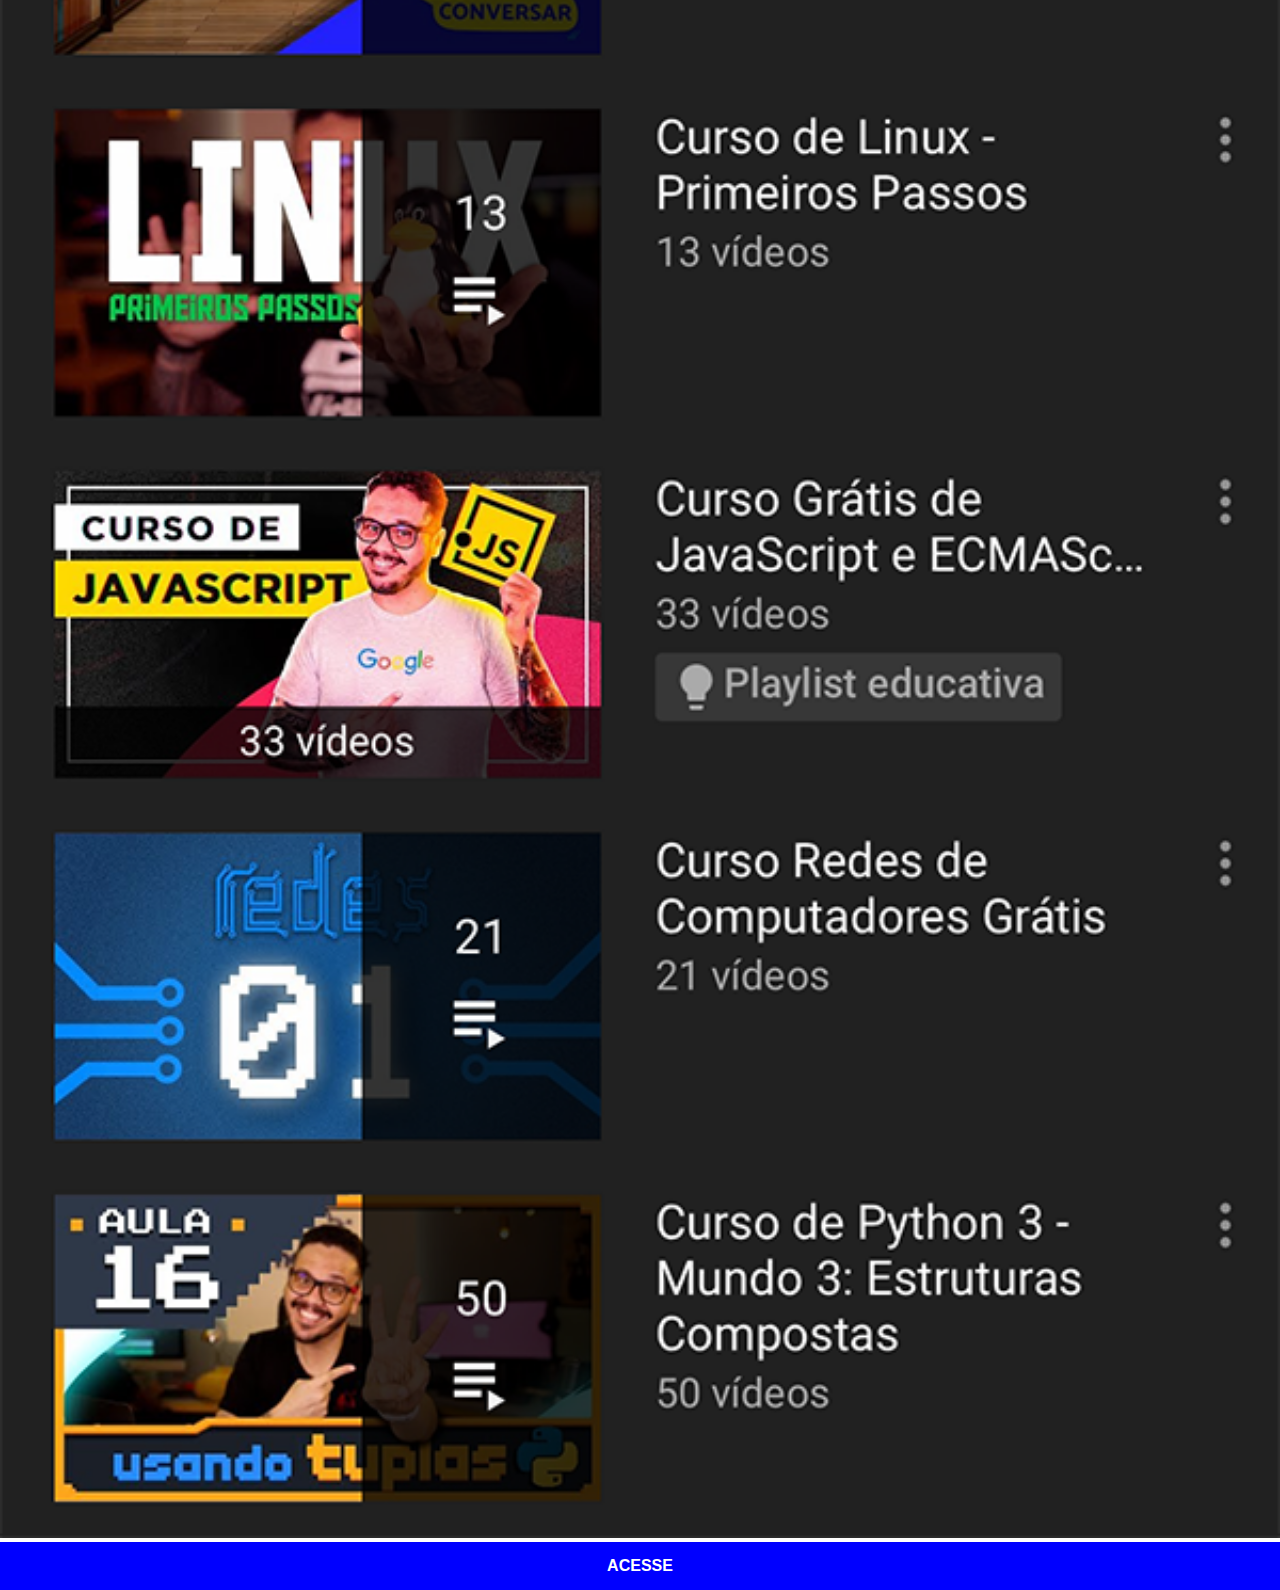
<file: youtube.html>
<!DOCTYPE html>
<html lang="pt-br">
<head>
    <meta charset="UTF-8">
    <meta name="viewport" content="width=device-width, initial-scale=1.0">
    <link rel="stylesheet" href="estilos/social.css">
    <title>YouTube</title>
</head>
<body>
    <img src="imagens/tela-youtube.png" alt="YouTube"><a href="https://www.youtube.com/@cursoemvideo/playlists" target="_blank">ACESSE</a>
</body>
</html>
</file>
<file: estilos/style.css>
@charset "UTF-8";

* {
    font-family: Arial, Helvetica, sans-serif;
    margin: 0px;
    padding: 0px;
}
html, body {
    background-color: black;
    height: 100vh;
    width: 100vw;
}
body {
    background: url(../imagens/fundo-ceu.jpg) no-repeat top center;
    background-attachment: fixed;
    background-size: cover;
}
main {
    height: 100vh;
    position: relative;
}
section#telefone {
    background: url(../imagens/frame-iphone.png) no-repeat;
    height: 627px;
    width: 311px;
    /* As declarações a seguir posicionam o telefone no centro da página*/
    position: absolute;
    top: 50%;
    left: 50%;
    transform: translate(-50%, -50%);
}
iframe#tela {
    position: relative;
    top: 80px;
    left: 22px;
    height: 471px;
    width: 267px;
}
section#redes-sociais {
    text-align: right;
}
section#redes-sociais img {
    width: 75px;
    margin: 20px 20px 0px 0px;
    border-radius: 50%;
    box-shadow: 2px 2px 5px rgba(0, 0, 0, 0.345);
    box-sizing: border-box; /*borda faz parte da caixa*/
}
section#redes-sociais img:hover {
    border: 2px solid rgba(255, 255, 255, 0.614);
    transform: translate(-3px, -3px);
    box-shadow: 5px 5px 10px rgba(0, 0, 0, 0.499);
    transition: transform .2s;
} 
@media (max-width: 580px) {

    section#redes-sociais {
        position: fixed;
        right: 5px;   /* traz os botões para dentro da tela */
        top: 50%;
        transform: translateY(-50%);
    }

    section#redes-sociais img {
        width: 45px;  /* diminui os botões no celular */
        margin: 10px 10px 0px 0px;
    }
}
</file>
<file: estilos/social.css>
@charset "UTF-8";

* {
    font-family: Arial, Helvetica, sans-serif;
    margin: 0px;
    padding: 0px;
}
::-webkit-scrollbar {
    height: 0px;
    width: 0px;
}
img {
    width: 100vw;
}
a {
    background-color: blue;
    color: white;
    display: block;
    padding: 15px;
    font-weight: bolder;
    text-align: center;
    text-decoration: none;
}
a:hover {
    background-color: white;
    color: black;
}
</file>
